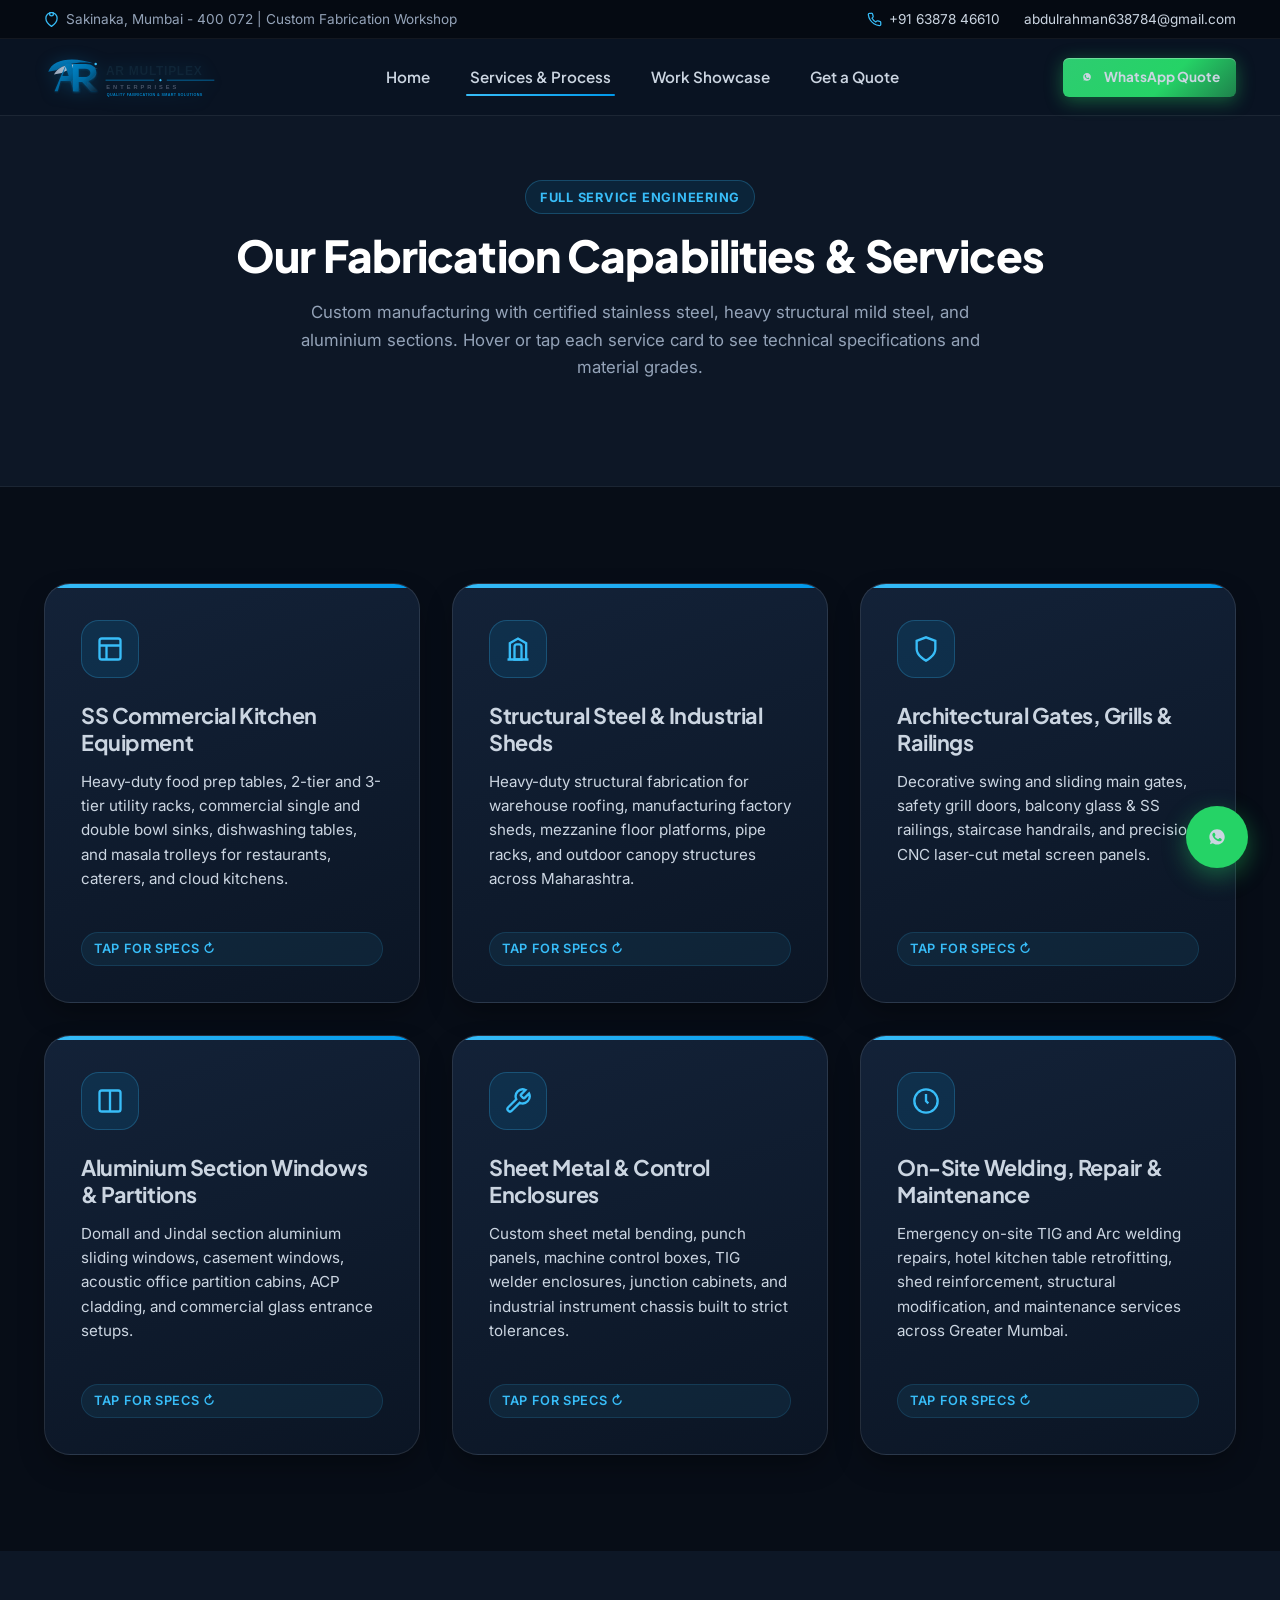
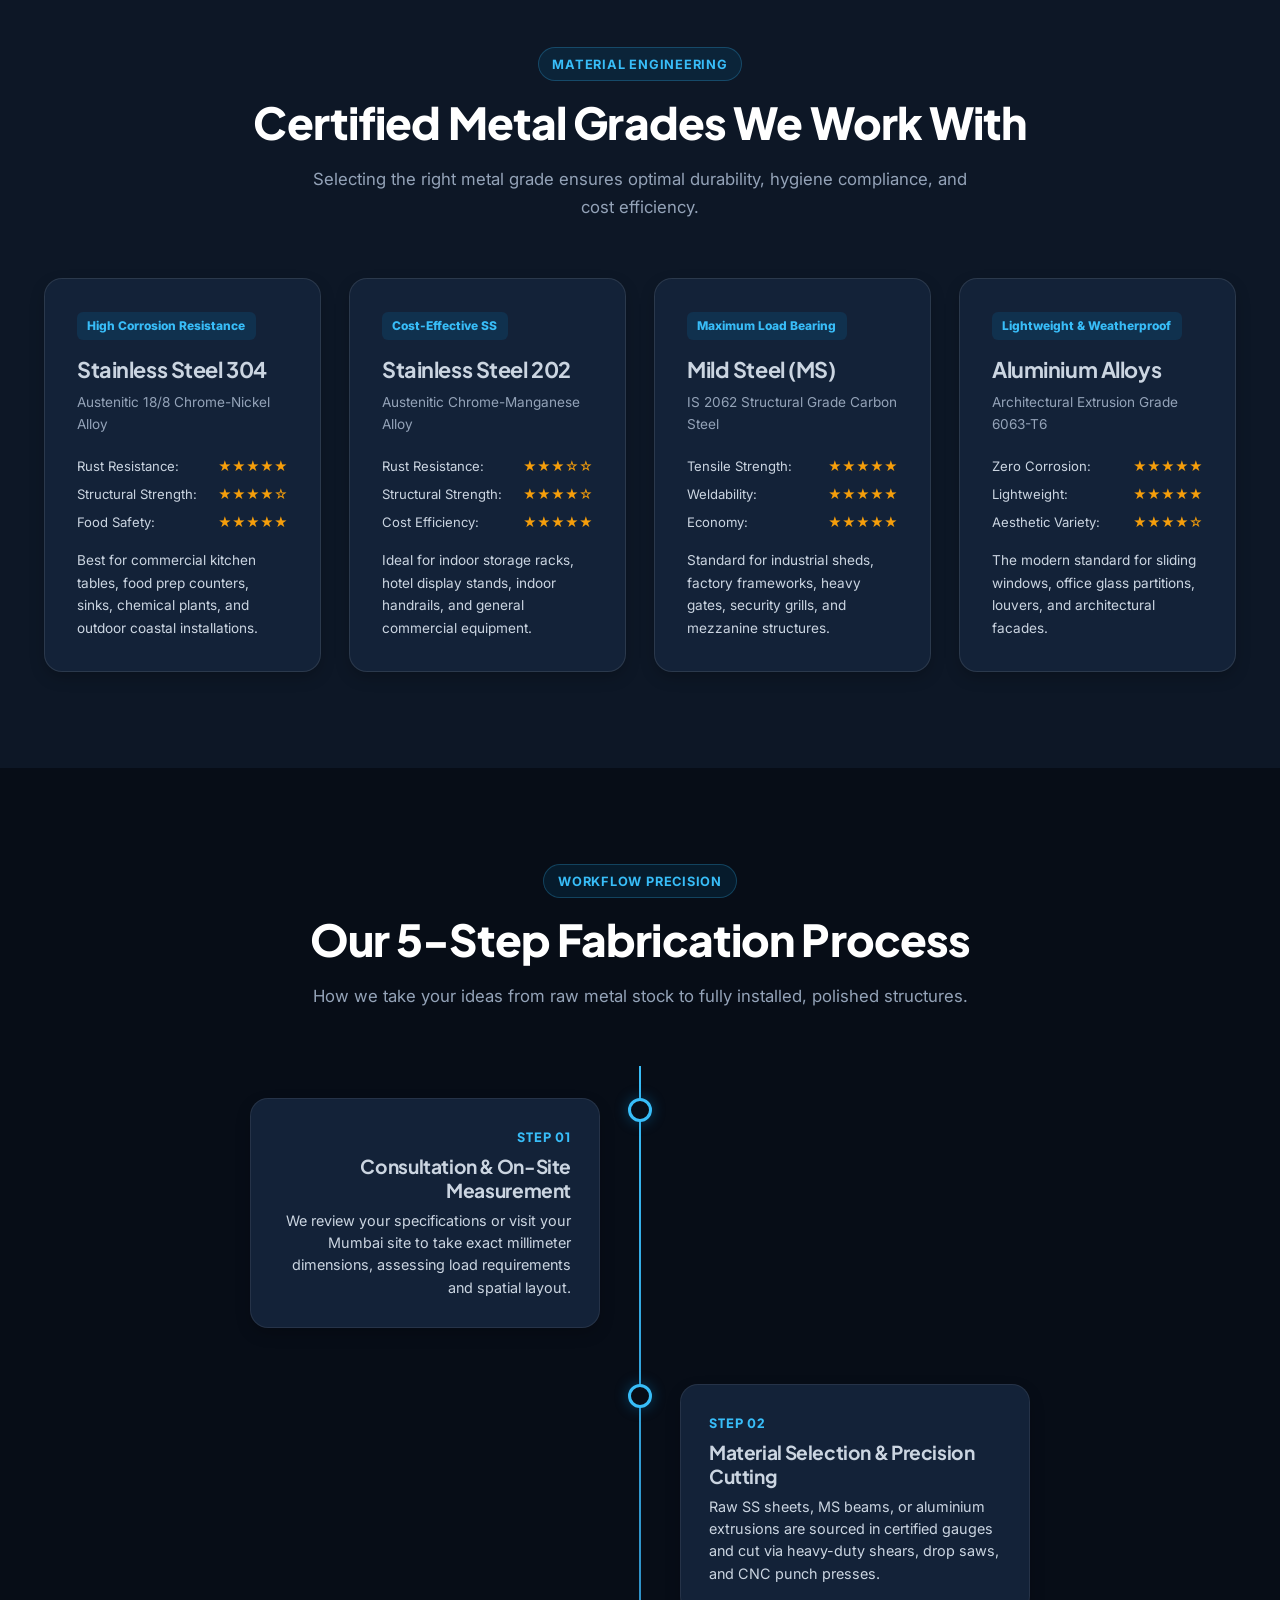
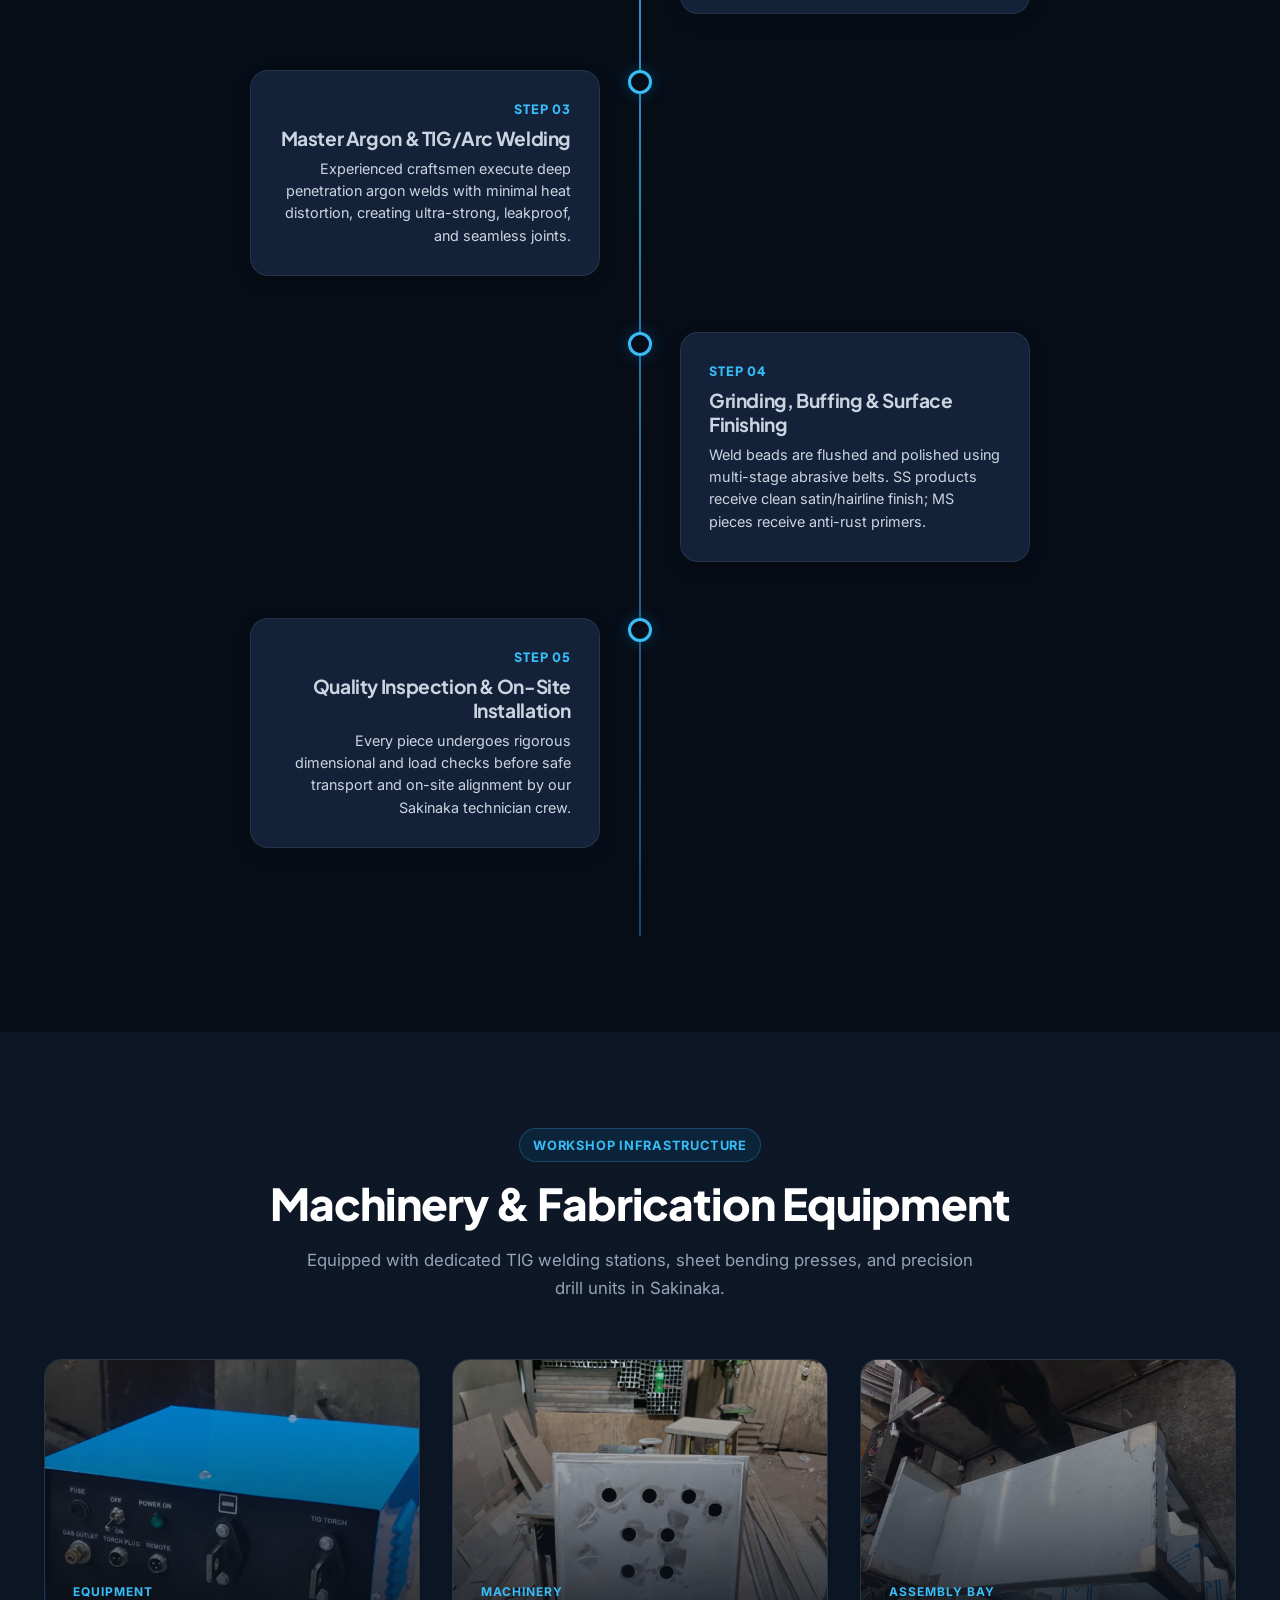
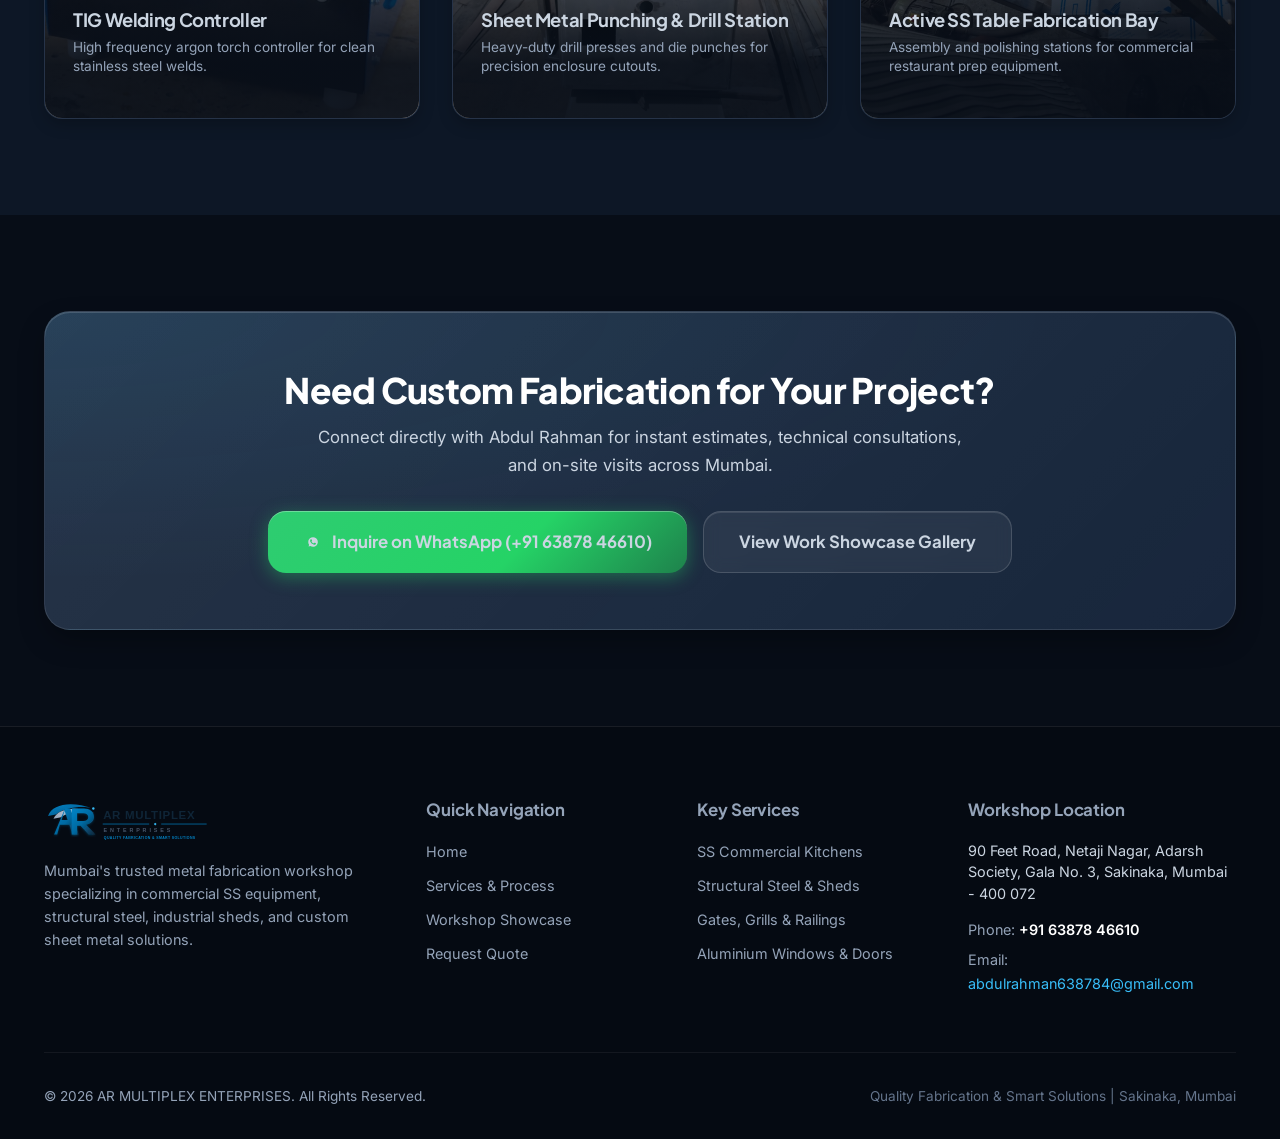
<file: services.html>
<!DOCTYPE html>
<html lang="en">
<head>
  <meta charset="UTF-8">
  <meta name="viewport" content="width=device-width, initial-scale=1.0, viewport-fit=cover">
  <title>Services &amp; Fabrication Process | AR Multiplex Enterprises Mumbai</title>
  <meta name="description" content="Explore custom fabrication services by AR Multiplex Enterprises: SS Commercial Kitchen Tables & Racks, Structural Sheds, Gates, Aluminium Partitions, and Sheet Metal Enclosures in Mumbai.">
  <meta name="keywords" content="SS fabrication services Mumbai, commercial kitchen table SS 304, industrial shed fabrication Sakinaka, aluminium sliding windows Mumbai, sheet metal control panels">

  <!-- PWA & Mobile Web App Meta Tags -->
  <link rel="manifest" href="./manifest.json">
  <meta name="theme-color" content="#0b1524">
  <meta name="mobile-web-app-capable" content="yes">
  <meta name="apple-mobile-web-app-capable" content="yes">
  <meta name="apple-mobile-web-app-status-bar-style" content="black-translucent">
  <meta name="apple-mobile-web-app-title" content="AR Multiplex">
  <link rel="apple-touch-icon" href="./assets/images/icons/apple-touch-icon.png">
  <link rel="icon" type="image/png" sizes="96x96" href="./assets/images/icons/favicon-96.png">

  <!-- Favicon -->
  <link rel="icon" type="image/svg+xml" href="./assets/images/logo.svg">

  <!-- Stylesheet -->
  <link rel="stylesheet" href="./assets/css/style.css">
</head>
<body>

  <!-- Top Contact Bar -->
  <div class="top-bar">
    <div class="container">
      <div class="top-bar__inner">
        <div class="top-bar__left">
          <div class="top-bar__item">
            <svg width="15" height="15" viewBox="0 0 24 24" fill="none" stroke="currentColor" stroke-width="2"><path d="M21 10c0 7-9 13-9 13s-9-6-9-13a9 9 0 0 1 18 0z"></path><circle cx="12" cy="3" r="3"></circle></svg>
            <span>Sakinaka, Mumbai - 400 072 | Custom Fabrication Workshop</span>
          </div>
        </div>
        <div class="top-bar__right">
          <div class="top-bar__item">
            <svg width="15" height="15" viewBox="0 0 24 24" fill="none" stroke="currentColor" stroke-width="2"><path d="M22 16.92v3a2 2 0 0 1-2.18 2 19.79 19.79 0 0 1-8.63-3.07 19.5 19.5 0 0 1-6-6 19.79 19.79 0 0 1-3.07-8.67A2 2 0 0 1 4.11 2h3a2 2 0 0 1 2 1.72 12.84 12.84 0 0 0 .7 2.81 2 2 0 0 1-.45 2.11L8.09 9.91a16 16 0 0 0 6 6l1.27-1.27a2 2 0 0 1 2.11-.45 12.84 12.84 0 0 0 2.81.7A2 2 0 0 1 22 16.92z"></path></svg>
            <a href="tel:+916387846610">+91 63878 46610</a>
          </div>
          <div class="top-bar__item">
            <a href="mailto:abdulrahman638784@gmail.com">abdulrahman638784@gmail.com</a>
          </div>
        </div>
      </div>
    </div>
  </div>

  <!-- Primary Header -->
  <header class="header">
    <div class="container">
      <nav class="nav__inner">
        <a href="index.html" class="brand-logo" aria-label="AR Multiplex Enterprises Home">
          <img src="./assets/images/logo.svg" alt="AR Multiplex Enterprises Logo" class="brand-logo__img">
        </a>

        <ul class="nav__menu" id="primaryNavMenu">
          <li><a href="index.html" class="nav__link">Home</a></li>
          <li><a href="services.html" class="nav__link active">Services &amp; Process</a></li>
          <li><a href="gallery.html" class="nav__link">Work Showcase</a></li>
          <li><a href="gallery.html#contact-section" class="nav__link">Get a Quote</a></li>
        </ul>

        <div class="nav__actions">
          <a href="https://wa.me/916387846610?text=Hello%20Abdul%20Rahman,%20I%20want%20to%20discuss%20a%20fabrication%20order." target="_blank" rel="noopener" class="btn btn--whatsapp btn--sm">
            <svg width="16" height="16" viewBox="0 0 24 24" fill="currentColor"><path d="M12.031 6.172c-3.181 0-5.767 2.586-5.768 5.766-.001 1.298.38 2.27 1.019 3.287l-.582 2.128 2.182-.573c.978.58 1.911.928 3.145.929 3.178 0 5.767-2.587 5.768-5.766.001-3.187-2.575-5.77-5.764-5.771zm3.392 8.244c-.144.405-.837.774-1.17.824-.299.045-.677.063-1.092-.069-.252-.08-.575-.187-.988-.365-1.739-.751-2.874-2.502-2.961-2.617-.087-.116-.708-.94-.708-1.793s.448-1.273.607-1.446c.159-.173.346-.217.462-.217l.332.006c.106.005.249-.04.39.298.144.347.491 1.2.534 1.287.043.087.072.188.014.304-.058.116-.087.188-.173.289l-.26.304c-.087.086-.177.18-.076.354.101.174.449.741.964 1.201.662.591 1.221.774 1.394.86s.275.072.376-.043c.101-.116.433-.506.549-.68.116-.173.231-.145.39-.087s1.011.477 1.184.564.289.13.332.202c.045.072.045.419-.099.824z"/></svg>
            <span>WhatsApp Quote</span>
          </a>
          <button class="mobile-toggle" id="mobileNavToggle" aria-label="Toggle navigation menu">
            <svg width="24" height="24" viewBox="0 0 24 24" fill="none" stroke="currentColor" stroke-width="2"><line x1="3" y1="12" x2="21" y2="12"></line><line x1="3" y1="6" x2="21" y2="6"></line><line x1="3" y1="18" x2="21" y2="18"></line></svg>
          </button>
        </div>
      </nav>
    </div>
  </header>

  <!-- Page Header -->
  <section class="section section--dark scene" style="padding: 4rem 0 3rem; border-bottom: 1px solid rgba(255, 255, 255, 0.06);">
    <div class="container">
      <div class="section-header reveal-3d">
        <span class="tag-badge section-header__tag">Full Service Engineering</span>
        <h1 class="section-header__title">Our Fabrication Capabilities &amp; Services</h1>
        <p class="section-header__desc">
          Custom manufacturing with certified stainless steel, heavy structural mild steel, and aluminium sections. Hover or tap each service card to see technical specifications and material grades.
        </p>
      </div>
    </div>
  </section>

  <!-- In-Depth 3D Service Cards -->
  <section class="section section--darker">
    <div class="container">
      <div class="services-grid">
        <!-- Service 1: SS Kitchen -->
        <div class="flip-card reveal-3d delay-1" data-tilt="3d">
          <div class="flip-card__inner">
            <div class="flip-card__front">
              <div>
                <div class="flip-card__icon-box">
                  <svg width="28" height="28" viewBox="0 0 24 24" fill="none" stroke="currentColor" stroke-width="2"><rect x="3" y="3" width="18" height="18" rx="2" ry="2"></rect><line x1="3" y1="9" x2="21" y2="9"></line><line x1="9" y1="21" x2="9" y2="9"></line></svg>
                </div>
                <h3 class="flip-card__title">SS Commercial Kitchen Equipment</h3>
                <p class="flip-card__desc">Heavy-duty food prep tables, 2-tier and 3-tier utility racks, commercial single and double bowl sinks, dishwashing tables, and masala trolleys for restaurants, caterers, and cloud kitchens.</p>
              </div>
              <div class="flip-card__hint">
                <span>Tap for Specs ↻</span>
              </div>
            </div>
            <div class="flip-card__back">
              <div>
                <h4 class="flip-card__back-title">SS Kitchen Specifications</h4>
                <div class="flip-card__spec-list">
                  <div class="flip-card__spec-item"><svg width="16" height="16" viewBox="0 0 24 24" fill="none" stroke="currentColor" stroke-width="2.5"><polyline points="20 6 9 17 4 12"></polyline></svg><span>Grade: SS 304 (Food Grade) / SS 202</span></div>
                  <div class="flip-card__spec-item"><svg width="16" height="16" viewBox="0 0 24 24" fill="none" stroke="currentColor" stroke-width="2.5"><polyline points="20 6 9 17 4 12"></polyline></svg><span>Sheet Gauge: 16 SWG (1.6mm) / 18 SWG (1.2mm)</span></div>
                  <div class="flip-card__spec-item"><svg width="16" height="16" viewBox="0 0 24 24" fill="none" stroke="currentColor" stroke-width="2.5"><polyline points="20 6 9 17 4 12"></polyline></svg><span>Finish: Matt / Hairline / Mirror Polish</span></div>
                  <div class="flip-card__spec-item"><svg width="16" height="16" viewBox="0 0 24 24" fill="none" stroke="currentColor" stroke-width="2.5"><polyline points="20 6 9 17 4 12"></polyline></svg><span>Legs: 38mm Heavy Square / Round SS Pipes</span></div>
                </div>
              </div>
              <a href="https://wa.me/916387846610?text=I%20need%20a%20quote%20for%20Commercial%20SS%20Kitchen%20Tables." target="_blank" class="btn btn--whatsapp btn--sm btn--block">Get SS Table Quote</a>
            </div>
          </div>
        </div>

        <!-- Service 2: Structural Steel -->
        <div class="flip-card reveal-3d delay-2" data-tilt="3d">
          <div class="flip-card__inner">
            <div class="flip-card__front">
              <div>
                <div class="flip-card__icon-box">
                  <svg width="28" height="28" viewBox="0 0 24 24" fill="none" stroke="currentColor" stroke-width="2"><path d="M3 21h18"></path><path d="M5 21V7l7-4 7 4v14"></path><path d="M9 10a2 2 0 0 1 2-2h2a2 2 0 0 1 2 2v11H9V10z"></path></svg>
                </div>
                <h3 class="flip-card__title">Structural Steel &amp; Industrial Sheds</h3>
                <p class="flip-card__desc">Heavy-duty structural fabrication for warehouse roofing, manufacturing factory sheds, mezzanine floor platforms, pipe racks, and outdoor canopy structures across Maharashtra.</p>
              </div>
              <div class="flip-card__hint">
                <span>Tap for Specs ↻</span>
              </div>
            </div>
            <div class="flip-card__back">
              <div>
                <h4 class="flip-card__back-title">Structural Specifications</h4>
                <div class="flip-card__spec-list">
                  <div class="flip-card__spec-item"><svg width="16" height="16" viewBox="0 0 24 24" fill="none" stroke="currentColor" stroke-width="2.5"><polyline points="20 6 9 17 4 12"></polyline></svg><span>Material: IS 2062 Grade E250 Mild Steel</span></div>
                  <div class="flip-card__spec-item"><svg width="16" height="16" viewBox="0 0 24 24" fill="none" stroke="currentColor" stroke-width="2.5"><polyline points="20 6 9 17 4 12"></polyline></svg><span>Components: I-Beams, Channels (ISMC), Angles</span></div>
                  <div class="flip-card__spec-item"><svg width="16" height="16" viewBox="0 0 24 24" fill="none" stroke="currentColor" stroke-width="2.5"><polyline points="20 6 9 17 4 12"></polyline></svg><span>Roofing: Tata Bluescope / Jindal Color Sheets</span></div>
                  <div class="flip-card__spec-item"><svg width="16" height="16" viewBox="0 0 24 24" fill="none" stroke="currentColor" stroke-width="2.5"><polyline points="20 6 9 17 4 12"></polyline></svg><span>Coating: Zinc Chromate Epoxy Primer + Enamel</span></div>
                </div>
              </div>
              <a href="https://wa.me/916387846610?text=I%20need%20a%20quote%20for%20Industrial%20Shed%20Fabrication." target="_blank" class="btn btn--whatsapp btn--sm btn--block">Get Shed Quote</a>
            </div>
          </div>
        </div>

        <!-- Service 3: Gates & Grills -->
        <div class="flip-card reveal-3d delay-3" data-tilt="3d">
          <div class="flip-card__inner">
            <div class="flip-card__front">
              <div>
                <div class="flip-card__icon-box">
                  <svg width="28" height="28" viewBox="0 0 24 24" fill="none" stroke="currentColor" stroke-width="2"><path d="M12 22s8-4 8-10V5l-8-3-8 3v7c0 6 8 10 8 10z"></path></svg>
                </div>
                <h3 class="flip-card__title">Architectural Gates, Grills &amp; Railings</h3>
                <p class="flip-card__desc">Decorative swing and sliding main gates, safety grill doors, balcony glass &amp; SS railings, staircase handrails, and precision CNC laser-cut metal screen panels.</p>
              </div>
              <div class="flip-card__hint">
                <span>Tap for Specs ↻</span>
              </div>
            </div>
            <div class="flip-card__back">
              <div>
                <h4 class="flip-card__back-title">Gate &amp; Grill Specs</h4>
                <div class="flip-card__spec-list">
                  <div class="flip-card__spec-item"><svg width="16" height="16" viewBox="0 0 24 24" fill="none" stroke="currentColor" stroke-width="2.5"><polyline points="20 6 9 17 4 12"></polyline></svg><span>Metals: Wrought Iron, Mild Steel, SS 304</span></div>
                  <div class="flip-card__spec-item"><svg width="16" height="16" viewBox="0 0 24 24" fill="none" stroke="currentColor" stroke-width="2.5"><polyline points="20 6 9 17 4 12"></polyline></svg><span>Design Options: CNC Laser Cut, Traditional, Modern</span></div>
                  <div class="flip-card__spec-item"><svg width="16" height="16" viewBox="0 0 24 24" fill="none" stroke="currentColor" stroke-width="2.5"><polyline points="20 6 9 17 4 12"></polyline></svg><span>Locking: Mortise Locks, Heavy Brass Tower Bolts</span></div>
                  <div class="flip-card__spec-item"><svg width="16" height="16" viewBox="0 0 24 24" fill="none" stroke="currentColor" stroke-width="2.5"><polyline points="20 6 9 17 4 12"></polyline></svg><span>Finish: Powder Coating / PU Metallic Paint</span></div>
                </div>
              </div>
              <a href="https://wa.me/916387846610?text=I%20need%20a%20quote%20for%20Designer%20Gates%20or%20Safety%20Grills." target="_blank" class="btn btn--whatsapp btn--sm btn--block">Get Gate Quote</a>
            </div>
          </div>
        </div>

        <!-- Service 4: Aluminium Work -->
        <div class="flip-card reveal-3d delay-1" data-tilt="3d">
          <div class="flip-card__inner">
            <div class="flip-card__front">
              <div>
                <div class="flip-card__icon-box">
                  <svg width="28" height="28" viewBox="0 0 24 24" fill="none" stroke="currentColor" stroke-width="2"><rect x="3" y="3" width="18" height="18" rx="2"></rect><line x1="12" y1="3" x2="12" y2="21"></line></svg>
                </div>
                <h3 class="flip-card__title">Aluminium Section Windows &amp; Partitions</h3>
                <p class="flip-card__desc">Domall and Jindal section aluminium sliding windows, casement windows, acoustic office partition cabins, ACP cladding, and commercial glass entrance setups.</p>
              </div>
              <div class="flip-card__hint">
                <span>Tap for Specs ↻</span>
              </div>
            </div>
            <div class="flip-card__back">
              <div>
                <h4 class="flip-card__back-title">Aluminium Specs</h4>
                <div class="flip-card__spec-list">
                  <div class="flip-card__spec-item"><svg width="16" height="16" viewBox="0 0 24 24" fill="none" stroke="currentColor" stroke-width="2.5"><polyline points="20 6 9 17 4 12"></polyline></svg><span>Section Thickness: 1.2mm to 2.0mm Heavy Duty</span></div>
                  <div class="flip-card__spec-item"><svg width="16" height="16" viewBox="0 0 24 24" fill="none" stroke="currentColor" stroke-width="2.5"><polyline points="20 6 9 17 4 12"></polyline></svg><span>Tracks: 2-Track, 3-Track with SS Mosquito Mesh</span></div>
                  <div class="flip-card__spec-item"><svg width="16" height="16" viewBox="0 0 24 24" fill="none" stroke="currentColor" stroke-width="2.5"><polyline points="20 6 9 17 4 12"></polyline></svg><span>Glass: Saint-Gobain 5mm/8mm/12mm Toughened</span></div>
                  <div class="flip-card__spec-item"><svg width="16" height="16" viewBox="0 0 24 24" fill="none" stroke="currentColor" stroke-width="2.5"><polyline points="20 6 9 17 4 12"></polyline></svg><span>Colors: Matt Black, Anodized Silver, Wooden Grain</span></div>
                </div>
              </div>
              <a href="https://wa.me/916387846610?text=I%20need%20a%20quote%20for%20Aluminium%20Windows%20and%20Partitions." target="_blank" class="btn btn--whatsapp btn--sm btn--block">Get Aluminium Quote</a>
            </div>
          </div>
        </div>

        <!-- Service 5: Sheet Metal -->
        <div class="flip-card reveal-3d delay-2" data-tilt="3d">
          <div class="flip-card__inner">
            <div class="flip-card__front">
              <div>
                <div class="flip-card__icon-box">
                  <svg width="28" height="28" viewBox="0 0 24 24" fill="none" stroke="currentColor" stroke-width="2"><path d="M14.7 6.3a1 1 0 0 0 0 1.4l1.6 1.6a1 1 0 0 0 1.4 0l3.77-3.77a6 6 0 0 1-7.94 7.94l-6.91 6.91a2.12 2.12 0 0 1-3-3l6.91-6.91a6 6 0 0 1 7.94-7.94l-3.76 3.76z"></path></svg>
                </div>
                <h3 class="flip-card__title">Sheet Metal &amp; Control Enclosures</h3>
                <p class="flip-card__desc">Custom sheet metal bending, punch panels, machine control boxes, TIG welder enclosures, junction cabinets, and industrial instrument chassis built to strict tolerances.</p>
              </div>
              <div class="flip-card__hint">
                <span>Tap for Specs ↻</span>
              </div>
            </div>
            <div class="flip-card__back">
              <div>
                <h4 class="flip-card__back-title">Enclosure Specs</h4>
                <div class="flip-card__spec-list">
                  <div class="flip-card__spec-item"><svg width="16" height="16" viewBox="0 0 24 24" fill="none" stroke="currentColor" stroke-width="2.5"><polyline points="20 6 9 17 4 12"></polyline></svg><span>Materials: CRCA Steel, Galvanized Sheet, SS 304</span></div>
                  <div class="flip-card__spec-item"><svg width="16" height="16" viewBox="0 0 24 24" fill="none" stroke="currentColor" stroke-width="2.5"><polyline points="20 6 9 17 4 12"></polyline></svg><span>Processing: CNC Punching, Bending, TIG Seam Weld</span></div>
                  <div class="flip-card__spec-item"><svg width="16" height="16" viewBox="0 0 24 24" fill="none" stroke="currentColor" stroke-width="2.5"><polyline points="20 6 9 17 4 12"></polyline></svg><span>Custom Cutouts: Push Buttons, Meters, Cooling Slots</span></div>
                  <div class="flip-card__spec-item"><svg width="16" height="16" viewBox="0 0 24 24" fill="none" stroke="currentColor" stroke-width="2.5"><polyline points="20 6 9 17 4 12"></polyline></svg><span>Surface: Industrial Grade 7-Tank Powder Coating</span></div>
                </div>
              </div>
              <a href="https://wa.me/916387846610?text=I%20need%20a%20quote%20for%20Custom%20Sheet%20Metal%20Enclosures." target="_blank" class="btn btn--whatsapp btn--sm btn--block">Get Enclosure Quote</a>
            </div>
          </div>
        </div>

        <!-- Service 6: On-Site Welding -->
        <div class="flip-card reveal-3d delay-3" data-tilt="3d">
          <div class="flip-card__inner">
            <div class="flip-card__front">
              <div>
                <div class="flip-card__icon-box">
                  <svg width="28" height="28" viewBox="0 0 24 24" fill="none" stroke="currentColor" stroke-width="2"><circle cx="12" cy="12" r="10"></circle><polyline points="12 6 12 12 14 14"></polyline></svg>
                </div>
                <h3 class="flip-card__title">On-Site Welding, Repair &amp; Maintenance</h3>
                <p class="flip-card__desc">Emergency on-site TIG and Arc welding repairs, hotel kitchen table retrofitting, shed reinforcement, structural modification, and maintenance services across Greater Mumbai.</p>
              </div>
              <div class="flip-card__hint">
                <span>Tap for Specs ↻</span>
              </div>
            </div>
            <div class="flip-card__back">
              <div>
                <h4 class="flip-card__back-title">On-Site Capabilities</h4>
                <div class="flip-card__spec-list">
                  <div class="flip-card__spec-item"><svg width="16" height="16" viewBox="0 0 24 24" fill="none" stroke="currentColor" stroke-width="2.5"><polyline points="20 6 9 17 4 12"></polyline></svg><span>Technicians: Certified Master Welders</span></div>
                  <div class="flip-card__spec-item"><svg width="16" height="16" viewBox="0 0 24 24" fill="none" stroke="currentColor" stroke-width="2.5"><polyline points="20 6 9 17 4 12"></polyline></svg><span>Processes: TIG / Argon, SMAW (Shielded Arc), MIG</span></div>
                  <div class="flip-card__spec-item"><svg width="16" height="16" viewBox="0 0 24 24" fill="none" stroke="currentColor" stroke-width="2.5"><polyline points="20 6 9 17 4 12"></polyline></svg><span>Coverage: Andheri, Sakinaka, Powai, Kurla, Mumbai</span></div>
                  <div class="flip-card__spec-item"><svg width="16" height="16" viewBox="0 0 24 24" fill="none" stroke="currentColor" stroke-width="2.5"><polyline points="20 6 9 17 4 12"></polyline></svg><span>Emergency Support for Restaurants &amp; Factories</span></div>
                </div>
              </div>
              <a href="tel:+916387846610" class="btn btn--primary btn--sm btn--block">Call for On-Site Repair</a>
            </div>
          </div>
        </div>
      </div>
    </div>
  </section>

  <!-- Technical Material Grade Guide -->
  <section class="section section--dark">
    <div class="container">
      <div class="section-header reveal-3d">
        <span class="tag-badge section-header__tag">Material Engineering</span>
        <h2 class="section-header__title">Certified Metal Grades We Work With</h2>
        <p class="section-header__desc">
          Selecting the right metal grade ensures optimal durability, hygiene compliance, and cost efficiency.
        </p>
      </div>

      <div class="materials-grid">
        <!-- Grade 1: SS 304 -->
        <div class="material-card reveal-3d delay-1" data-tilt="3d">
          <span class="material-card__badge">High Corrosion Resistance</span>
          <h3 class="material-card__title">Stainless Steel 304</h3>
          <p class="material-card__subtitle">Austenitic 18/8 Chrome-Nickel Alloy</p>
          <div class="material-card__rating">
            <div class="material-card__rating-item"><span>Rust Resistance:</span> <span class="material-card__stars">&#9733;&#9733;&#9733;&#9733;&#9733;</span></div>
            <div class="material-card__rating-item"><span>Structural Strength:</span> <span class="material-card__stars">&#9733;&#9733;&#9733;&#9733;&#9734;</span></div>
            <div class="material-card__rating-item"><span>Food Safety:</span> <span class="material-card__stars">&#9733;&#9733;&#9733;&#9733;&#9733;</span></div>
          </div>
          <p style="font-size: 0.85rem; color: var(--clr-steel-300);">
            Best for commercial kitchen tables, food prep counters, sinks, chemical plants, and outdoor coastal installations.
          </p>
        </div>

        <!-- Grade 2: SS 202 -->
        <div class="material-card reveal-3d delay-2" data-tilt="3d">
          <span class="material-card__badge">Cost-Effective SS</span>
          <h3 class="material-card__title">Stainless Steel 202</h3>
          <p class="material-card__subtitle">Austenitic Chrome-Manganese Alloy</p>
          <div class="material-card__rating">
            <div class="material-card__rating-item"><span>Rust Resistance:</span> <span class="material-card__stars">&#9733;&#9733;&#9733;&#9734;&#9734;</span></div>
            <div class="material-card__rating-item"><span>Structural Strength:</span> <span class="material-card__stars">&#9733;&#9733;&#9733;&#9733;&#9734;</span></div>
            <div class="material-card__rating-item"><span>Cost Efficiency:</span> <span class="material-card__stars">&#9733;&#9733;&#9733;&#9733;&#9733;</span></div>
          </div>
          <p style="font-size: 0.85rem; color: var(--clr-steel-300);">
            Ideal for indoor storage racks, hotel display stands, indoor handrails, and general commercial equipment.
          </p>
        </div>

        <!-- Grade 3: Mild Steel -->
        <div class="material-card reveal-3d delay-3" data-tilt="3d">
          <span class="material-card__badge">Maximum Load Bearing</span>
          <h3 class="material-card__title">Mild Steel (MS)</h3>
          <p class="material-card__subtitle">IS 2062 Structural Grade Carbon Steel</p>
          <div class="material-card__rating">
            <div class="material-card__rating-item"><span>Tensile Strength:</span> <span class="material-card__stars">&#9733;&#9733;&#9733;&#9733;&#9733;</span></div>
            <div class="material-card__rating-item"><span>Weldability:</span> <span class="material-card__stars">&#9733;&#9733;&#9733;&#9733;&#9733;</span></div>
            <div class="material-card__rating-item"><span>Economy:</span> <span class="material-card__stars">&#9733;&#9733;&#9733;&#9733;&#9733;</span></div>
          </div>
          <p style="font-size: 0.85rem; color: var(--clr-steel-300);">
            Standard for industrial sheds, factory frameworks, heavy gates, security grills, and mezzanine structures.
          </p>
        </div>

        <!-- Grade 4: Extruded Aluminium -->
        <div class="material-card reveal-3d delay-4" data-tilt="3d">
          <span class="material-card__badge">Lightweight &amp; Weatherproof</span>
          <h3 class="material-card__title">Aluminium Alloys</h3>
          <p class="material-card__subtitle">Architectural Extrusion Grade 6063-T6</p>
          <div class="material-card__rating">
            <div class="material-card__rating-item"><span>Zero Corrosion:</span> <span class="material-card__stars">&#9733;&#9733;&#9733;&#9733;&#9733;</span></div>
            <div class="material-card__rating-item"><span>Lightweight:</span> <span class="material-card__stars">&#9733;&#9733;&#9733;&#9733;&#9733;</span></div>
            <div class="material-card__rating-item"><span>Aesthetic Variety:</span> <span class="material-card__stars">&#9733;&#9733;&#9733;&#9733;&#9734;</span></div>
          </div>
          <p style="font-size: 0.85rem; color: var(--clr-steel-300);">
            The modern standard for sliding windows, office glass partitions, louvers, and architectural facades.
          </p>
        </div>
      </div>
    </div>
  </section>

  <!-- 3D Rotating Fabrication Process Timeline -->
  <section class="section section--darker">
    <div class="container">
      <div class="section-header reveal-3d">
        <span class="tag-badge section-header__tag">Workflow Precision</span>
        <h2 class="section-header__title">Our 5-Step Fabrication Process</h2>
        <p class="section-header__desc">
          How we take your ideas from raw metal stock to fully installed, polished structures.
        </p>
      </div>

      <div class="timeline">
        <!-- Step 1 -->
        <div class="timeline__item reveal-from-left">
          <div class="timeline__node"></div>
          <div class="timeline__card">
            <div class="timeline__step">Step 01</div>
            <h3 class="timeline__title">Consultation &amp; On-Site Measurement</h3>
            <p class="timeline__desc">We review your specifications or visit your Mumbai site to take exact millimeter dimensions, assessing load requirements and spatial layout.</p>
          </div>
        </div>

        <!-- Step 2 -->
        <div class="timeline__item reveal-from-right">
          <div class="timeline__node"></div>
          <div class="timeline__card">
            <div class="timeline__step">Step 02</div>
            <h3 class="timeline__title">Material Selection &amp; Precision Cutting</h3>
            <p class="timeline__desc">Raw SS sheets, MS beams, or aluminium extrusions are sourced in certified gauges and cut via heavy-duty shears, drop saws, and CNC punch presses.</p>
          </div>
        </div>

        <!-- Step 3 -->
        <div class="timeline__item reveal-from-left">
          <div class="timeline__node"></div>
          <div class="timeline__card">
            <div class="timeline__step">Step 03</div>
            <h3 class="timeline__title">Master Argon &amp; TIG/Arc Welding</h3>
            <p class="timeline__desc">Experienced craftsmen execute deep penetration argon welds with minimal heat distortion, creating ultra-strong, leakproof, and seamless joints.</p>
          </div>
        </div>

        <!-- Step 4 -->
        <div class="timeline__item reveal-from-right">
          <div class="timeline__node"></div>
          <div class="timeline__card">
            <div class="timeline__step">Step 04</div>
            <h3 class="timeline__title">Grinding, Buffing &amp; Surface Finishing</h3>
            <p class="timeline__desc">Weld beads are flushed and polished using multi-stage abrasive belts. SS products receive clean satin/hairline finish; MS pieces receive anti-rust primers.</p>
          </div>
        </div>

        <!-- Step 5 -->
        <div class="timeline__item reveal-from-left">
          <div class="timeline__node"></div>
          <div class="timeline__card">
            <div class="timeline__step">Step 05</div>
            <h3 class="timeline__title">Quality Inspection &amp; On-Site Installation</h3>
            <p class="timeline__desc">Every piece undergoes rigorous dimensional and load checks before safe transport and on-site alignment by our Sakinaka technician crew.</p>
          </div>
        </div>
      </div>
    </div>
  </section>

  <!-- Workshop Equipment Showcase -->
  <section class="section section--dark">
    <div class="container">
      <div class="section-header reveal-3d">
        <span class="tag-badge section-header__tag">Workshop Infrastructure</span>
        <h2 class="section-header__title">Machinery &amp; Fabrication Equipment</h2>
        <p class="section-header__desc">
          Equipped with dedicated TIG welding stations, sheet bending presses, and precision drill units in Sakinaka.
        </p>
      </div>

      <div class="gallery-grid" style="grid-template-columns: repeat(auto-fit, minmax(280px, 1fr));">
        <div class="gallery-card reveal-3d delay-1 metallic-sheen" data-tilt="3d" data-category="equipment">
          <div class="gallery-card__img-wrap">
            <img src="./assets/images/gallery/tig-welding-machine.jpg" alt="TIG Welding Unit in Workshop" class="gallery-card__img">
            <div class="gallery-card__overlay">
              <span class="gallery-card__category">Equipment</span>
              <h3 class="gallery-card__title">TIG Welding Controller</h3>
              <p class="gallery-card__caption">High frequency argon torch controller for clean stainless steel welds.</p>
            </div>
          </div>
        </div>

        <div class="gallery-card reveal-3d delay-2 metallic-sheen" data-tilt="3d" data-category="equipment">
          <div class="gallery-card__img-wrap">
            <img src="./assets/images/gallery/sheet-metal-panel-3.jpg" alt="Sheet Metal Punch Press Station" class="gallery-card__img">
            <div class="gallery-card__overlay">
              <span class="gallery-card__category">Machinery</span>
              <h3 class="gallery-card__title">Sheet Metal Punching &amp; Drill Station</h3>
              <p class="gallery-card__caption">Heavy-duty drill presses and die punches for precision enclosure cutouts.</p>
            </div>
          </div>
        </div>

        <div class="gallery-card reveal-3d delay-3 metallic-sheen" data-tilt="3d" data-category="equipment">
          <div class="gallery-card__img-wrap">
            <img src="./assets/images/gallery/ss-table-workshop.jpg" alt="Active Fabrication Bay in Workshop" class="gallery-card__img">
            <div class="gallery-card__overlay">
              <span class="gallery-card__category">Assembly Bay</span>
              <h3 class="gallery-card__title">Active SS Table Fabrication Bay</h3>
              <p class="gallery-card__caption">Assembly and polishing stations for commercial restaurant prep equipment.</p>
            </div>
          </div>
        </div>
      </div>
    </div>
  </section>

  <!-- Direct Quote CTA Strip -->
  <section class="section section--darker">
    <div class="container">
      <div class="material--steel reveal-3d" style="border-radius: var(--radius-xl); padding: 3.5rem 2.5rem; text-align: center;">
        <h2 style="font-size: 2.2rem; font-weight: 800; color: #fff; margin-bottom: 0.75rem;">Need Custom Fabrication for Your Project?</h2>
        <p style="font-size: 1.05rem; color: var(--clr-steel-300); max-width: 650px; margin: 0 auto 2rem;">
          Connect directly with Abdul Rahman for instant estimates, technical consultations, and on-site visits across Mumbai.
        </p>
        <div style="display: flex; justify-content: center; gap: 1rem; flex-wrap: wrap;">
          <a href="https://wa.me/916387846610?text=Hello%20Abdul%20Rahman,%20I%20want%20to%20get%20a%20quote%20for%20my%20project." target="_blank" class="btn btn--whatsapp btn--lg">
            <svg width="20" height="20" viewBox="0 0 24 24" fill="currentColor"><path d="M12.031 6.172c-3.181 0-5.767 2.586-5.768 5.766-.001 1.298.38 2.27 1.019 3.287l-.582 2.128 2.182-.573c.978.58 1.911.928 3.145.929 3.178 0 5.767-2.587 5.768-5.766.001-3.187-2.575-5.77-5.764-5.771zm3.392 8.244c-.144.405-.837.774-1.17.824-.299.045-.677.063-1.092-.069-.252-.08-.575-.187-.988-.365-1.739-.751-2.874-2.502-2.961-2.617-.087-.116-.708-.94-.708-1.793s.448-1.273.607-1.446c.159-.173.346-.217.462-.217l.332.006c.106.005.249-.04.39.298.144.347.491 1.2.534 1.287.043.087.072.188.014.304-.058.116-.087.188-.173.289l-.26.304c-.087.086-.177.18-.076.354.101.174.449.741.964 1.201.662.591 1.221.774 1.394.86s.275.072.376-.043c.101-.116.433-.506.549-.68.116-.173.231-.145.39-.087s1.011.477 1.184.564.289.13.332.202c.045.072.045.419-.099.824z"/></svg>
            <span>Inquire on WhatsApp (+91 63878 46610)</span>
          </a>
          <a href="gallery.html" class="btn btn--secondary btn--lg">
            <span>View Work Showcase Gallery</span>
          </a>
        </div>
      </div>
    </div>
  </section>

  <!-- PWA Install Prompt Banner -->
  <div class="pwa-install-banner" id="pwaInstallBanner" role="dialog" aria-label="Install App">
    <button class="pwa-install-banner__close" id="pwaInstallClose" aria-label="Dismiss">&times;</button>
    <div class="pwa-install-banner__content">
      <div class="pwa-install-banner__icon">
        <img src="./assets/images/icons/icon-192.png" alt="AR Multiplex" style="width: 28px; height: 28px; border-radius: 4px;">
      </div>
      <div>
        <div class="pwa-install-banner__title">Install AR Multiplex App</div>
        <div class="pwa-install-banner__sub">Fast offline access &amp; instant quotes</div>
      </div>
    </div>
    <div class="pwa-install-banner__actions">
      <button class="btn btn--install btn--sm" id="pwaInstallBtn">Install</button>
    </div>
  </div>

  <!-- Mobile Bottom Quick Action Dock -->
  <div class="mobile-bottom-dock">
    <div class="mobile-dock__inner">
      <a href="tel:+916387846610" class="mobile-dock__item">
        <svg width="20" height="20" viewBox="0 0 24 24" fill="none" stroke="currentColor" stroke-width="2"><path d="M22 16.92v3a2 2 0 0 1-2.18 2 19.79 19.79 0 0 1-8.63-3.07 19.5 19.5 0 0 1-6-6 19.79 19.79 0 0 1-3.07-8.67A2 2 0 0 1 4.11 2h3a2 2 0 0 1 2 1.72 12.84 12.84 0 0 0 .7 2.81 2 2 0 0 1-.45 2.11L8.09 9.91a16 16 0 0 0 6 6l1.27-1.27a2 2 0 0 1 2.11-.45 12.84 12.84 0 0 0 2.81.7A2 2 0 0 1 22 16.92z"></path></svg>
        <span>Call</span>
      </a>
      <a href="https://wa.me/916387846610?text=Hello%20Abdul%20Rahman,%20I%20am%20inquiring%20about%20fabrication%20work." target="_blank" class="mobile-dock__item mobile-dock__item--whatsapp">
        <svg width="20" height="20" viewBox="0 0 24 24" fill="currentColor"><path d="M12.031 6.172c-3.181 0-5.767 2.586-5.768 5.766-.001 1.298.38 2.27 1.019 3.287l-.582 2.128 2.182-.573c.978.58 1.911.928 3.145.929 3.178 0 5.767-2.587 5.768-5.766.001-3.187-2.575-5.77-5.764-5.771zm3.392 8.244c-.144.405-.837.774-1.17.824-.299.045-.677.063-1.092-.069-.252-.08-.575-.187-.988-.365-1.739-.751-2.874-2.502-2.961-2.617-.087-.116-.708-.94-.708-1.793s.448-1.273.607-1.446c.159-.173.346-.217.462-.217l.332.006c.106.005.249-.04.39.298.144.347.491 1.2.534 1.287.043.087.072.188.014.304-.058.116-.087.188-.173.289l-.26.304c-.087.086-.177.18-.076.354.101.174.449.741.964 1.201.662.591 1.221.774 1.394.86s.275.072.376-.043c.101-.116.433-.506.549-.68.116-.173.231-.145.39-.087s1.011.477 1.184.564.289.13.332.202c.045.072.045.419-.099.824z"/></svg>
        <span>WhatsApp</span>
      </a>
      <a href="gallery.html" class="mobile-dock__item">
        <svg width="20" height="20" viewBox="0 0 24 24" fill="none" stroke="currentColor" stroke-width="2"><rect x="3" y="3" width="18" height="18" rx="2"/><circle cx="8.5" cy="8.5" r="1.5"/><polyline points="21 15 16 10 5 21"/></svg>
        <span>Showcase</span>
      </a>
      <a href="gallery.html#contact-section" class="mobile-dock__item">
        <svg width="20" height="20" viewBox="0 0 24 24" fill="none" stroke="currentColor" stroke-width="2"><path d="M14 2H6a2 2 0 0 0-2 2v16a2 2 0 0 0 2 2h12a2 2 0 0 0 2-2V8z"/><polyline points="14 2 14 8 20 8"/><line x1="16" y1="13" x2="8" y2="13"/><line x1="16" y1="17" x2="8" y2="17"/></svg>
        <span>Quote</span>
      </a>
    </div>
  </div>

  <!-- Floating WhatsApp -->
  <a href="https://wa.me/916387846610?text=Hello%20Abdul%20Rahman,%20I%20am%20contacting%20you%20from%20your%20services%20page." target="_blank" rel="noopener" class="floating-whatsapp" aria-label="Chat with Abdul Rahman on WhatsApp">
    <svg width="32" height="32" viewBox="0 0 24 24" fill="currentColor"><path d="M12.031 6.172c-3.181 0-5.767 2.586-5.768 5.766-.001 1.298.38 2.27 1.019 3.287l-.582 2.128 2.182-.573c.978.58 1.911.928 3.145.929 3.178 0 5.767-2.587 5.768-5.766.001-3.187-2.575-5.77-5.764-5.771zm3.392 8.244c-.144.405-.837.774-1.17.824-.299.045-.677.063-1.092-.069-.252-.08-.575-.187-.988-.365-1.739-.751-2.874-2.502-2.961-2.617-.087-.116-.708-.94-.708-1.793s.448-1.273.607-1.446c.159-.173.346-.217.462-.217l.332.006c.106.005.249-.04.39.298.144.347.491 1.2.534 1.287.043.087.072.188.014.304-.058.116-.087.188-.173.289l-.26.304c-.087.086-.177.18-.076.354.101.174.449.741.964 1.201.662.591 1.221.774 1.394.86s.275.072.376-.043c.101-.116.433-.506.549-.68.116-.173.231-.145.39-.087s1.011.477 1.184.564.289.13.332.202c.045.072.045.419-.099.824z"/></svg>
  </a>

  <!-- Footer -->
  <footer class="footer">
    <div class="container">
      <div class="footer__grid">
        <div>
          <img src="./assets/images/logo.svg" alt="AR Multiplex Enterprises" style="height: 44px; width: auto; margin-bottom: 1rem;">
          <p class="footer__brand-desc">
            Mumbai's trusted metal fabrication workshop specializing in commercial SS equipment, structural steel, industrial sheds, and custom sheet metal solutions.
          </p>
        </div>

        <div>
          <h4 class="footer__title">Quick Navigation</h4>
          <ul class="footer__links">
            <li><a href="index.html" class="footer__link">Home</a></li>
            <li><a href="services.html" class="footer__link">Services &amp; Process</a></li>
            <li><a href="gallery.html" class="footer__link">Workshop Showcase</a></li>
            <li><a href="gallery.html#contact-section" class="footer__link">Request Quote</a></li>
          </ul>
        </div>

        <div>
          <h4 class="footer__title">Key Services</h4>
          <ul class="footer__links">
            <li><a href="services.html" class="footer__link">SS Commercial Kitchens</a></li>
            <li><a href="services.html" class="footer__link">Structural Steel &amp; Sheds</a></li>
            <li><a href="services.html" class="footer__link">Gates, Grills &amp; Railings</a></li>
            <li><a href="services.html" class="footer__link">Aluminium Windows &amp; Doors</a></li>
          </ul>
        </div>

        <div>
          <h4 class="footer__title">Workshop Location</h4>
          <p style="color: var(--clr-steel-300); font-size: 0.9rem; line-height: 1.5; margin-bottom: 0.85rem;">
            90 Feet Road, Netaji Nagar, Adarsh Society, Gala No. 3, Sakinaka, Mumbai - 400 072
          </p>
          <div style="display: flex; flex-direction: column; gap: 0.4rem; font-size: 0.9rem;">
            <div>Phone: <a href="tel:+916387846610" style="color: #fff; font-weight: 600;">+91 63878 46610</a></div>
            <div>Email: <a href="mailto:abdulrahman638784@gmail.com" style="color: var(--clr-accent-light);">abdulrahman638784@gmail.com</a></div>
          </div>
        </div>
      </div>

      <div class="footer__bottom">
        <div>&copy; 2026 AR MULTIPLEX ENTERPRISES. All Rights Reserved.</div>
        <div style="color: var(--clr-steel-500);">Quality Fabrication &amp; Smart Solutions | Sakinaka, Mumbai</div>
      </div>
    </div>
  </footer>

  <script src="./assets/js/main.js"></script>
</body>
</html>
</file>
<file: assets/css/style.css>
/* ==========================================================================
   AR MULTIPLEX ENTERPRISES - 3D FABRICATION & PWA DESIGN SYSTEM
   ========================================================================== */

@import url('https://fonts.googleapis.com/css2?family=Inter:wght@300;400;500;600;700&family=Plus+Jakarta+Sans:ital,wght@0,400;0,500;0,600;0,700;0,800;1,700&display=swap');

/* --- 1. DESIGN TOKENS & VARIABLES --- */
:root {
  /* Color Palette - Industrial Navy & Precision Steel */
  --clr-bg-primary: #070d17;
  --clr-bg-secondary: #0d1726;
  --clr-bg-surface: #132238;
  --clr-bg-surface-elevated: #1a2f4c;
  --clr-bg-light: #f8fafc;
  --clr-bg-white: #ffffff;

  --clr-navy-950: #050a12;
  --clr-navy-900: #0b1524;
  --clr-navy-800: #102138;
  --clr-navy-700: #173254;
  --clr-navy-600: #1f4370;

  --clr-steel-50: #f8fafc;
  --clr-steel-100: #f1f5f9;
  --clr-steel-200: #e2e8f0;
  --clr-steel-300: #cbd5e1;
  --clr-steel-400: #94a3b8;
  --clr-steel-500: #64748b;
  --clr-steel-600: #475569;
  --clr-steel-700: #334155;

  --clr-accent: #0098ea;
  --clr-accent-hover: #0284c7;
  --clr-accent-light: #38bdf8;
  --clr-accent-glow: rgba(2, 132, 199, 0.4);

  --clr-gold: #f59e0b;
  --clr-gold-glow: rgba(245, 158, 11, 0.35);

  --clr-whatsapp: #25d366;
  --clr-whatsapp-hover: #20ba59;
  --clr-whatsapp-glow: rgba(37, 211, 102, 0.4);

  --clr-text-primary: #ffffff;
  --clr-text-secondary: #cbd5e1;
  --clr-text-muted: #94a3b8;
  --clr-text-dark: #0f172a;
  --clr-text-dark-muted: #64748b;

  /* Typography */
  --ff-heading: 'Plus Jakarta Sans', -apple-system, BlinkMacSystemFont, 'Segoe UI', Roboto, sans-serif;
  --ff-body: 'Inter', -apple-system, BlinkMacSystemFont, 'Segoe UI', Roboto, sans-serif;

  /* 3D Perspective & Transitions */
  --perspective-default: 1200px;
  --perspective-close: 800px;
  --perspective-deep: 1600px;
  --ease-3d: cubic-bezier(0.23, 1, 0.32, 1);
  --ease-bounce: cubic-bezier(0.34, 1.56, 0.64, 1);
  --ease-smooth: cubic-bezier(0.4, 0, 0.2, 1);

  /* Elevation Shadows */
  --shadow-sm: 0 2px 4px rgba(0, 0, 0, 0.15);
  --shadow-md: 0 6px 16px -2px rgba(0, 0, 0, 0.25);
  --shadow-lg: 0 12px 28px -4px rgba(0, 0, 0, 0.35);
  --shadow-xl: 0 20px 45px -8px rgba(0, 0, 0, 0.45);
  --shadow-3d: 0 30px 60px -12px rgba(0, 0, 0, 0.55), 0 0 20px rgba(2, 132, 199, 0.15);
  --shadow-glow: 0 0 30px rgba(2, 132, 199, 0.35);

  /* Border Radii */
  --radius-sm: 6px;
  --radius-md: 12px;
  --radius-lg: 18px;
  --radius-xl: 26px;
  --radius-full: 9999px;

  /* Transitions */
  --transition-fast: 0.2s ease;
  --transition-normal: 0.35s var(--ease-smooth);
  --transition-slow: 0.6s var(--ease-3d);
}

/* --- 2. CSS RESET & GLOBAL BASE --- */
*, *::before, *::after {
  box-sizing: border-box;
  margin: 0;
  padding: 0;
  -webkit-tap-highlight-color: transparent;
}

html {
  font-size: 16px;
  scroll-behavior: smooth;
  scroll-padding-top: 85px;
  -webkit-font-smoothing: antialiased;
  -moz-osx-font-smoothing: grayscale;
  overflow-x: hidden;
  width: 100%;
  max-width: 100vw;
}

body {
  font-family: var(--ff-body);
  background-color: var(--clr-bg-primary);
  color: var(--clr-text-secondary);
  line-height: 1.65;
  overflow-x: hidden;
  width: 100%;
  max-width: 100vw;
  position: relative;
  min-height: 100vh;
}

/* Base Headings */
h1, h2, h3, h4, h5, h6 {
  font-family: var(--ff-heading);
  color: var(--clr-text-primary);
  line-height: 1.25;
  letter-spacing: -0.02em;
}

a {
  color: var(--clr-accent-light);
  text-decoration: none;
  transition: all var(--transition-fast);
}

a:hover {
  color: var(--clr-white);
}

img {
  max-width: 100%;
  height: auto;
  display: block;
}

button, input, select, textarea {
  font-family: inherit;
  font-size: inherit;
  outline: none;
}

ul, ol {
  list-style: none;
}

/* Container */
.container {
  width: 100%;
  max-width: 1240px;
  margin: 0 auto;
  padding: 0 1.5rem;
}

.container-narrow {
  max-width: 900px;
  margin: 0 auto;
  padding: 0 1.5rem;
}

/* --- 3. METALLIC & 3D MATERIAL SURFACES --- */
.material--steel {
  background: linear-gradient(135deg, rgba(255, 255, 255, 0.08) 0%, rgba(255, 255, 255, 0.02) 100%),
              radial-gradient(ellipse at top left, rgba(56, 189, 248, 0.1) 0%, transparent 60%),
              var(--clr-bg-surface);
  border: 1px solid rgba(255, 255, 255, 0.1);
  box-shadow: inset 0 1px 0 rgba(255, 255, 255, 0.15), var(--shadow-lg);
  backdrop-filter: blur(12px);
  -webkit-backdrop-filter: blur(12px);
}

.material--steel-light {
  background: linear-gradient(145deg, #ffffff, #f1f5f9);
  border: 1px solid #e2e8f0;
  box-shadow: inset 0 1px 0 #ffffff, var(--shadow-md);
}

.material--glass {
  background: rgba(13, 23, 38, 0.75);
  border: 1px solid rgba(255, 255, 255, 0.08);
  backdrop-filter: blur(16px);
  -webkit-backdrop-filter: blur(16px);
}

.metallic-sheen {
  position: relative;
  overflow: hidden;
}

.metallic-sheen::after {
  content: '';
  position: absolute;
  top: -50%;
  left: -50%;
  width: 200%;
  height: 200%;
  background: linear-gradient(
    60deg,
    transparent 35%,
    rgba(255, 255, 255, 0.08) 45%,
    rgba(255, 255, 255, 0.22) 50%,
    rgba(255, 255, 255, 0.08) 55%,
    transparent 65%
  );
  transform: translateX(-100%) translateY(-100%) rotate(30deg);
  transition: transform 0.8s ease-in-out;
  pointer-events: none;
  z-index: 2;
}

.metallic-sheen:hover::after {
  transform: translateX(100%) translateY(100%) rotate(30deg);
}

/* --- 4. 3D PERSPECTIVE SYSTEM --- */
.scene {
  perspective: var(--perspective-default);
  perspective-origin: 50% 50%;
  overflow-x: clip;
}

.scene--deep {
  perspective: var(--perspective-deep);
}

.preserve-3d {
  transform-style: preserve-3d;
}

/* Scroll-triggered 3D Animate In */
.reveal-3d {
  opacity: 0;
  transform: rotateX(8deg) translateY(50px) scale(0.97);
  transform-origin: center bottom;
  transition: opacity 0.8s var(--ease-3d), transform 0.8s var(--ease-3d);
  will-change: opacity, transform;
}

.reveal-3d.is-visible {
  opacity: 1;
  transform: rotateX(0deg) translateY(0) scale(1);
}

.reveal-from-left {
  opacity: 0;
  transform: perspective(1000px) rotateY(-10deg) translateX(-40px);
  transition: all 0.8s var(--ease-3d);
  will-change: opacity, transform;
}

.reveal-from-left.is-visible {
  opacity: 1;
  transform: perspective(1000px) rotateY(0) translateX(0);
}

.reveal-from-right {
  opacity: 0;
  transform: perspective(1000px) rotateY(10deg) translateX(40px);
  transition: all 0.8s var(--ease-3d);
  will-change: opacity, transform;
}

.reveal-from-right.is-visible {
  opacity: 1;
  transform: perspective(1000px) rotateY(0) translateX(0);
}

/* Stagger delays */
.delay-1 { transition-delay: 0.1s !important; }
.delay-2 { transition-delay: 0.2s !important; }
.delay-3 { transition-delay: 0.3s !important; }
.delay-4 { transition-delay: 0.4s !important; }
.delay-5 { transition-delay: 0.5s !important; }

/* --- 5. TOP CONTACT BAR --- */
.top-bar {
  background-color: var(--clr-navy-950);
  border-bottom: 1px solid rgba(255, 255, 255, 0.06);
  font-size: 0.85rem;
  padding: 0.5rem 0;
  position: relative;
  z-index: 102;
  overflow: hidden;
}

.top-bar__inner {
  display: flex;
  justify-content: space-between;
  align-items: center;
  flex-wrap: wrap;
  gap: 0.75rem;
}

.top-bar__left, .top-bar__right {
  display: flex;
  align-items: center;
  gap: 1.5rem;
  flex-wrap: wrap;
}

.top-bar__item {
  display: inline-flex;
  align-items: center;
  gap: 0.45rem;
  color: var(--clr-steel-400);
}

.top-bar__item svg {
  color: var(--clr-accent-light);
  flex-shrink: 0;
}

.top-bar__item a {
  color: var(--clr-steel-300);
}

.top-bar__item a:hover {
  color: var(--clr-accent-light);
}

.badge-pulse {
  display: inline-flex;
  align-items: center;
  gap: 0.35rem;
  background: rgba(37, 211, 102, 0.12);
  color: #4ade80;
  padding: 0.15rem 0.6rem;
  border-radius: var(--radius-full);
  font-size: 0.75rem;
  font-weight: 600;
  border: 1px solid rgba(74, 222, 128, 0.25);
}

.badge-pulse__dot {
  width: 6px;
  height: 6px;
  background-color: #4ade80;
  border-radius: 50%;
  box-shadow: 0 0 8px #4ade80;
  animation: pulse 1.8s infinite;
}

@keyframes pulse {
  0% { transform: scale(0.9); opacity: 0.7; }
  50% { transform: scale(1.3); opacity: 1; }
  100% { transform: scale(0.9); opacity: 0.7; }
}

/* --- 6. MAIN HEADER & NAVBAR --- */
.header {
  position: sticky;
  top: 0;
  width: 100%;
  z-index: 1000;
  background: rgba(11, 21, 36, 0.9);
  backdrop-filter: blur(18px);
  -webkit-backdrop-filter: blur(18px);
  border-bottom: 1px solid rgba(255, 255, 255, 0.08);
  transition: background-color var(--transition-normal), box-shadow var(--transition-normal);
}

.header.is-scrolled {
  background: rgba(7, 13, 23, 0.98);
  box-shadow: 0 10px 30px rgba(0, 0, 0, 0.5);
}

.nav__inner {
  display: flex;
  align-items: center;
  justify-content: space-between;
  height: 76px;
  position: relative;
}

.brand-logo {
  display: flex;
  align-items: center;
  gap: 0.85rem;
  text-decoration: none;
}

.brand-logo__img {
  height: 46px;
  width: auto;
  filter: drop-shadow(0 2px 8px rgba(2, 132, 199, 0.3));
}

.nav__menu {
  display: flex;
  align-items: center;
  gap: 2rem;
}

.nav__link {
  font-family: var(--ff-heading);
  font-weight: 600;
  font-size: 0.95rem;
  color: var(--clr-steel-300);
  padding: 0.5rem 0.25rem;
  position: relative;
  transition: color var(--transition-fast);
}

.nav__link::after {
  content: '';
  position: absolute;
  bottom: -2px;
  left: 0;
  width: 0;
  height: 2px;
  background: linear-gradient(90deg, var(--clr-accent-light), var(--clr-accent));
  border-radius: var(--radius-full);
  transition: width var(--transition-normal);
}

.nav__link:hover, .nav__link.active {
  color: var(--clr-white);
}

.nav__link:hover::after, .nav__link.active::after {
  width: 100%;
}

.nav__actions {
  display: flex;
  align-items: center;
  gap: 0.75rem;
}

/* Mobile Toggle Hamburger */
.mobile-toggle {
  display: none;
  background: rgba(255, 255, 255, 0.08);
  border: 1px solid rgba(255, 255, 255, 0.18);
  border-radius: var(--radius-md);
  padding: 0.6rem;
  cursor: pointer;
  color: var(--clr-text-primary);
  min-width: 44px;
  min-height: 44px;
}

.mobile-toggle:active {
  transform: scale(0.94);
}

.mobile-toggle svg {
  display: block;
}

/* --- 7. BUTTONS & BADGES --- */
.btn {
  display: inline-flex;
  align-items: center;
  justify-content: center;
  gap: 0.55rem;
  font-family: var(--ff-heading);
  font-weight: 700;
  font-size: 0.95rem;
  padding: 0.8rem 1.6rem;
  border-radius: var(--radius-md);
  border: none;
  cursor: pointer;
  text-decoration: none;
  transition: all var(--transition-normal);
  position: relative;
  overflow: hidden;
  transform-style: preserve-3d;
  min-height: 44px;
}

.btn:active {
  transform: scale(0.97);
}

.btn--primary {
  background: linear-gradient(135deg, var(--clr-accent-light) 0%, var(--clr-accent) 60%, var(--clr-navy-700) 100%);
  color: var(--clr-white);
  box-shadow: 0 4px 18px var(--clr-accent-glow), inset 0 1px 0 rgba(255, 255, 255, 0.3);
}

.btn--primary:hover {
  transform: translateY(-2px) translateZ(10px);
  box-shadow: 0 8px 26px rgba(2, 132, 199, 0.5), inset 0 1px 0 rgba(255, 255, 255, 0.4);
  color: var(--clr-white);
}

.btn--secondary {
  background: rgba(255, 255, 255, 0.06);
  color: var(--clr-white);
  border: 1px solid rgba(255, 255, 255, 0.15);
  box-shadow: inset 0 1px 0 rgba(255, 255, 255, 0.1);
  backdrop-filter: blur(8px);
}

.btn--secondary:hover {
  background: rgba(255, 255, 255, 0.12);
  border-color: var(--clr-accent-light);
  transform: translateY(-2px);
  color: var(--clr-white);
}

.btn--whatsapp {
  background: linear-gradient(135deg, #2ecc71 0%, var(--clr-whatsapp) 60%, #1e824c 100%);
  color: var(--clr-white);
  box-shadow: 0 4px 18px var(--clr-whatsapp-glow), inset 0 1px 0 rgba(255, 255, 255, 0.3);
}

.btn--whatsapp:hover {
  background: linear-gradient(135deg, #4ade80 0%, var(--clr-whatsapp-hover) 60%, #1e824c 100%);
  transform: translateY(-2px);
  box-shadow: 0 8px 28px rgba(37, 211, 102, 0.55);
  color: var(--clr-white);
}

.btn--install {
  background: linear-gradient(135deg, #38bdf8, #0284c7);
  color: #fff;
  font-size: 0.85rem;
  padding: 0.5rem 1rem;
}

.btn--sm {
  padding: 0.5rem 1rem;
  font-size: 0.85rem;
  border-radius: var(--radius-sm);
  min-height: 38px;
}

.btn--lg {
  padding: 1rem 2.2rem;
  font-size: 1.05rem;
  border-radius: var(--radius-lg);
  min-height: 52px;
}

.btn--block {
  width: 100%;
}

.tag-badge {
  display: inline-flex;
  align-items: center;
  gap: 0.4rem;
  padding: 0.35rem 0.85rem;
  background: rgba(2, 132, 199, 0.12);
  border: 1px solid rgba(56, 189, 248, 0.25);
  border-radius: var(--radius-full);
  font-size: 0.8rem;
  font-weight: 700;
  color: var(--clr-accent-light);
  text-transform: uppercase;
  letter-spacing: 0.06em;
}

/* --- 8. HERO SECTION WITH 3D STAGE & PARTICLES --- */
.hero {
  position: relative;
  min-height: 86vh;
  display: flex;
  align-items: center;
  padding: 4.5rem 0;
  overflow: hidden;
  width: 100%;
  max-width: 100vw;
  background: radial-gradient(circle at 75% 30%, rgba(2, 132, 199, 0.15) 0%, transparent 60%),
              radial-gradient(circle at 20% 80%, rgba(16, 33, 56, 0.8) 0%, transparent 50%),
              var(--clr-bg-primary);
}

.spark-container {
  position: absolute;
  inset: 0;
  pointer-events: none;
  overflow: hidden;
  z-index: 1;
}

.spark {
  position: absolute;
  width: 3px;
  height: 3px;
  background: #38bdf8;
  border-radius: 50%;
  box-shadow: 0 0 8px 2px #38bdf8, 0 0 16px 4px #0284c7;
  opacity: 0;
  animation: sparkDrift 6s cubic-bezier(0.25, 1, 0.5, 1) infinite;
}

@keyframes sparkDrift {
  0% {
    transform: translateY(100vh) translateX(0) scale(0.2);
    opacity: 0;
  }
  20% {
    opacity: 1;
  }
  80% {
    opacity: 0.8;
  }
  100% {
    transform: translateY(-10vh) translateX(80px) scale(1.4);
    opacity: 0;
  }
}

.hero__grid {
  display: grid;
  grid-template-columns: 1.15fr 0.85fr;
  align-items: center;
  gap: 3.5rem;
  position: relative;
  z-index: 2;
  width: 100%;
}

.hero__content {
  transform-style: preserve-3d;
}

.hero__tagline {
  margin-bottom: 1.25rem;
}

.hero__title {
  font-size: clamp(2.2rem, 5vw, 3.8rem);
  font-weight: 800;
  line-height: 1.12;
  margin-bottom: 1.5rem;
  letter-spacing: -0.03em;
}

.hero__title .text-accent {
  background: linear-gradient(135deg, #ffffff 0%, var(--clr-accent-light) 50%, var(--clr-accent) 100%);
  -webkit-background-clip: text;
  -webkit-text-fill-color: transparent;
}

.hero__desc {
  font-size: 1.1rem;
  color: var(--clr-steel-300);
  margin-bottom: 2.25rem;
  max-width: 580px;
  line-height: 1.7;
}

.hero__cta-group {
  display: flex;
  align-items: center;
  gap: 1.25rem;
  flex-wrap: wrap;
  margin-bottom: 3rem;
}

.hero__stats {
  display: grid;
  grid-template-columns: repeat(3, 1fr);
  gap: 1.5rem;
  padding-top: 2rem;
  border-top: 1px solid rgba(255, 255, 255, 0.08);
}

.stat-item__number {
  font-family: var(--ff-heading);
  font-size: 2rem;
  font-weight: 800;
  color: var(--clr-white);
  line-height: 1;
  margin-bottom: 0.35rem;
  background: linear-gradient(180deg, #ffffff 0%, var(--clr-steel-300) 100%);
  -webkit-background-clip: text;
  -webkit-text-fill-color: transparent;
}

.stat-item__label {
  font-size: 0.82rem;
  color: var(--clr-steel-400);
  font-weight: 500;
  text-transform: uppercase;
  letter-spacing: 0.04em;
}

/* 3D Hero Visual Stage */
.hero__visual-stage {
  position: relative;
  perspective: 1200px;
  width: 100%;
}

.hero-3d-card {
  position: relative;
  border-radius: var(--radius-xl);
  overflow: hidden;
  box-shadow: var(--shadow-3d);
  border: 1px solid rgba(255, 255, 255, 0.12);
  transform-style: preserve-3d;
  transition: transform 0.6s var(--ease-3d);
}

.hero-3d-card:hover {
  transform: rotateY(-6deg) rotateX(4deg) translateZ(20px);
}

.hero-3d-card__img {
  width: 100%;
  height: 480px;
  object-fit: cover;
  display: block;
}

.hero-3d-card__overlay {
  position: absolute;
  inset: 0;
  background: linear-gradient(180deg, transparent 40%, rgba(7, 13, 23, 0.95) 100%);
  display: flex;
  flex-direction: column;
  justify-content: flex-end;
  padding: 2rem;
  z-index: 2;
}

.hero-badge-float {
  position: absolute;
  top: 1.5rem;
  right: 1.5rem;
  background: rgba(11, 21, 36, 0.85);
  border: 1px solid rgba(56, 189, 248, 0.3);
  padding: 0.6rem 1rem;
  border-radius: var(--radius-md);
  color: var(--clr-white);
  font-size: 0.85rem;
  font-weight: 700;
  display: flex;
  align-items: center;
  gap: 0.5rem;
  box-shadow: 0 8px 24px rgba(0, 0, 0, 0.4);
  backdrop-filter: blur(10px);
  z-index: 3;
}

.hero-badge-float svg {
  color: var(--clr-accent-light);
}

.hero-floating-box {
  position: absolute;
  bottom: -1.5rem;
  left: -1.5rem;
  background: linear-gradient(135deg, var(--clr-bg-surface-elevated), var(--clr-bg-surface));
  border: 1px solid rgba(255, 255, 255, 0.15);
  border-radius: var(--radius-lg);
  padding: 1.25rem 1.5rem;
  box-shadow: var(--shadow-xl);
  display: flex;
  align-items: center;
  gap: 1rem;
  z-index: 4;
  backdrop-filter: blur(12px);
  transform: translateZ(40px);
}

.hero-floating-box__icon {
  width: 44px;
  height: 44px;
  border-radius: var(--radius-md);
  background: rgba(2, 132, 199, 0.18);
  display: flex;
  align-items: center;
  justify-content: center;
  color: var(--clr-accent-light);
  flex-shrink: 0;
}

.hero-floating-box__title {
  font-size: 0.95rem;
  font-weight: 700;
  color: var(--clr-white);
  margin-bottom: 0.15rem;
}

.hero-floating-box__sub {
  font-size: 0.78rem;
  color: var(--clr-steel-400);
}

/* --- 9. SECTION HEADERS & UTILITIES --- */
.section {
  padding: 6rem 0;
  position: relative;
  width: 100%;
  max-width: 100vw;
  overflow-x: clip;
}

.section--dark {
  background-color: var(--clr-bg-secondary);
}

.section--darker {
  background-color: var(--clr-bg-primary);
}

.section-header {
  margin-bottom: 3.5rem;
  text-align: center;
}

.section-header--left {
  text-align: left;
}

.section-header__tag {
  margin-bottom: 0.85rem;
}

.section-header__title {
  font-size: clamp(1.8rem, 3.5vw, 2.75rem);
  font-weight: 800;
  margin-bottom: 1rem;
  letter-spacing: -0.02em;
}

.section-header__desc {
  font-size: 1.05rem;
  color: var(--clr-steel-400);
  max-width: 680px;
  margin: 0 auto;
  line-height: 1.65;
}

.section-header--left .section-header__desc {
  margin: 0;
}

/* --- 10. 3D FLIP CARDS & SERVICE CARDS --- */
.services-grid {
  display: grid;
  grid-template-columns: repeat(auto-fit, minmax(340px, 1fr));
  gap: 2rem;
  width: 100%;
}

.flip-card {
  perspective: 1000px;
  height: 420px;
  cursor: pointer;
  user-select: none;
}

.flip-card__inner {
  position: relative;
  width: 100%;
  height: 100%;
  text-align: left;
  transition: transform 0.8s var(--ease-3d);
  transform-style: preserve-3d;
  border-radius: var(--radius-xl);
}

.flip-card:hover .flip-card__inner,
.flip-card.is-flipped .flip-card__inner {
  transform: rotateY(180deg);
}

.flip-card__front,
.flip-card__back {
  position: absolute;
  inset: 0;
  width: 100%;
  height: 100%;
  -webkit-backface-visibility: hidden;
  backface-visibility: hidden;
  border-radius: var(--radius-xl);
  padding: 2.25rem;
  display: flex;
  flex-direction: column;
  justify-content: space-between;
  border: 1px solid rgba(255, 255, 255, 0.1);
  overflow: hidden;
}

/* Front Face */
.flip-card__front {
  background: linear-gradient(160deg, var(--clr-bg-surface) 0%, var(--clr-navy-900) 100%);
  box-shadow: var(--shadow-lg);
}

.flip-card__front::before {
  content: '';
  position: absolute;
  top: 0;
  left: 0;
  right: 0;
  height: 4px;
  background: linear-gradient(90deg, var(--clr-accent-light), var(--clr-accent));
}

.flip-card__icon-box {
  width: 58px;
  height: 58px;
  border-radius: var(--radius-lg);
  background: rgba(2, 132, 199, 0.15);
  border: 1px solid rgba(56, 189, 248, 0.25);
  display: flex;
  align-items: center;
  justify-content: center;
  color: var(--clr-accent-light);
  margin-bottom: 1.5rem;
  transition: transform var(--transition-normal);
}

.flip-card:hover .flip-card__icon-box {
  transform: scale(1.1) rotate(5deg);
}

.flip-card__title {
  font-size: 1.35rem;
  font-weight: 700;
  color: var(--clr-white);
  margin-bottom: 0.85rem;
}

.flip-card__desc {
  font-size: 0.95rem;
  color: var(--clr-steel-300);
  line-height: 1.6;
  margin-bottom: 1.25rem;
}

.flip-card__hint {
  display: inline-flex;
  align-items: center;
  gap: 0.4rem;
  font-size: 0.8rem;
  color: var(--clr-accent-light);
  font-weight: 600;
  text-transform: uppercase;
  letter-spacing: 0.05em;
  background: rgba(56, 189, 248, 0.08);
  padding: 0.35rem 0.75rem;
  border-radius: var(--radius-full);
  border: 1px solid rgba(56, 189, 248, 0.15);
}

/* Back Face */
.flip-card__back {
  background: linear-gradient(160deg, var(--clr-navy-800) 0%, var(--clr-navy-950) 100%);
  transform: rotateY(180deg);
  box-shadow: var(--shadow-xl);
  border-color: rgba(56, 189, 248, 0.3);
}

.flip-card__back-title {
  font-size: 1.2rem;
  font-weight: 700;
  color: var(--clr-white);
  margin-bottom: 1rem;
  border-bottom: 1px solid rgba(255, 255, 255, 0.1);
  padding-bottom: 0.5rem;
}

.flip-card__spec-list {
  display: flex;
  flex-direction: column;
  gap: 0.65rem;
  margin-bottom: 1.5rem;
}

.flip-card__spec-item {
  display: flex;
  align-items: flex-start;
  gap: 0.55rem;
  font-size: 0.88rem;
  color: var(--clr-steel-300);
}

.flip-card__spec-item svg {
  color: var(--clr-accent-light);
  flex-shrink: 0;
  margin-top: 2px;
}

/* --- 11. 3D TILT PORTFOLIO & GALLERY --- */
.gallery-filter {
  display: flex;
  justify-content: center;
  align-items: center;
  gap: 0.65rem;
  flex-wrap: wrap;
  margin-bottom: 3rem;
  width: 100%;
}

.filter-btn {
  font-family: var(--ff-heading);
  font-weight: 600;
  font-size: 0.9rem;
  padding: 0.6rem 1.4rem;
  border-radius: var(--radius-full);
  background: rgba(255, 255, 255, 0.04);
  border: 1px solid rgba(255, 255, 255, 0.1);
  color: var(--clr-steel-300);
  cursor: pointer;
  transition: all var(--transition-normal);
  min-height: 44px;
}

.filter-btn:hover {
  background: rgba(255, 255, 255, 0.09);
  color: var(--clr-white);
  border-color: rgba(255, 255, 255, 0.2);
}

.filter-btn.active {
  background: linear-gradient(135deg, var(--clr-accent-light), var(--clr-accent));
  color: var(--clr-white);
  border-color: transparent;
  box-shadow: 0 4px 14px var(--clr-accent-glow);
}

.gallery-grid {
  display: grid;
  grid-template-columns: repeat(auto-fill, minmax(320px, 1fr));
  gap: 2rem;
  width: 100%;
}

.gallery-card {
  position: relative;
  border-radius: var(--radius-lg);
  overflow: hidden;
  background: var(--clr-bg-surface);
  border: 1px solid rgba(255, 255, 255, 0.08);
  box-shadow: var(--shadow-md);
  cursor: pointer;
  transform-style: preserve-3d;
  transition: transform 0.15s ease-out, box-shadow var(--transition-normal), opacity 0.4s ease;
  height: 360px;
}

.gallery-card:hover {
  box-shadow: var(--shadow-3d);
  border-color: rgba(56, 189, 248, 0.35);
  z-index: 5;
}

.gallery-card.hide {
  display: none;
}

.gallery-card__img-wrap {
  width: 100%;
  height: 100%;
  position: relative;
  overflow: hidden;
}

.gallery-card__img {
  width: 100%;
  height: 100%;
  object-fit: cover;
  transition: transform 0.7s var(--ease-3d);
}

.gallery-card:hover .gallery-card__img {
  transform: scale(1.08);
}

.gallery-card__overlay {
  position: absolute;
  inset: 0;
  background: linear-gradient(180deg, rgba(7, 13, 23, 0.1) 0%, rgba(7, 13, 23, 0.95) 85%);
  display: flex;
  flex-direction: column;
  justify-content: flex-end;
  padding: 1.75rem;
  transition: background var(--transition-normal);
  z-index: 2;
}

.gallery-card__category {
  font-size: 0.75rem;
  font-weight: 700;
  color: var(--clr-accent-light);
  text-transform: uppercase;
  letter-spacing: 0.08em;
  margin-bottom: 0.4rem;
}

.gallery-card__title {
  font-size: 1.15rem;
  font-weight: 700;
  color: var(--clr-white);
  margin-bottom: 0.4rem;
  line-height: 1.3;
}

.gallery-card__caption {
  font-size: 0.85rem;
  color: var(--clr-steel-400);
  line-height: 1.4;
  margin-bottom: 0.85rem;
}

.gallery-card__action {
  display: inline-flex;
  align-items: center;
  gap: 0.4rem;
  font-size: 0.82rem;
  font-weight: 600;
  color: var(--clr-accent-light);
}

/* --- 12. FULLSCREEN 3D LIGHTBOX MODAL --- */
.lightbox {
  position: fixed;
  inset: 0;
  background: rgba(5, 10, 18, 0.94);
  backdrop-filter: blur(20px);
  -webkit-backdrop-filter: blur(20px);
  z-index: 10000;
  display: flex;
  align-items: center;
  justify-content: center;
  opacity: 0;
  pointer-events: none;
  transition: opacity 0.35s ease;
  perspective: 1200px;
  padding: 1rem;
}

.lightbox.is-active {
  opacity: 1;
  pointer-events: auto;
}

.lightbox__dialog {
  position: relative;
  max-width: 960px;
  width: 100%;
  max-height: 90vh;
  background: var(--clr-bg-surface);
  border: 1px solid rgba(255, 255, 255, 0.15);
  border-radius: var(--radius-xl);
  box-shadow: var(--shadow-3d);
  overflow: hidden;
  display: grid;
  grid-template-columns: 1.3fr 1fr;
  transform: translateZ(-200px) scale(0.85) rotateX(8deg);
  transition: transform 0.5s var(--ease-3d);
}

.lightbox.is-active .lightbox__dialog {
  transform: translateZ(0) scale(1) rotateX(0);
}

.lightbox__img-container {
  background: #000;
  display: flex;
  align-items: center;
  justify-content: center;
  position: relative;
  min-height: 280px;
}

.lightbox__img {
  max-width: 100%;
  max-height: 75vh;
  object-fit: contain;
}

.lightbox__details {
  padding: 2.25rem;
  display: flex;
  flex-direction: column;
  justify-content: space-between;
  background: var(--clr-bg-surface-elevated);
}

.lightbox__title {
  font-size: 1.45rem;
  font-weight: 700;
  color: var(--clr-white);
  margin-bottom: 0.5rem;
}

.lightbox__desc {
  font-size: 0.95rem;
  color: var(--clr-steel-300);
  line-height: 1.6;
  margin-bottom: 1.5rem;
}

.lightbox__specs {
  background: rgba(0, 0, 0, 0.25);
  border-radius: var(--radius-md);
  padding: 1rem;
  margin-bottom: 1.5rem;
}

.lightbox__spec-row {
  display: flex;
  justify-content: space-between;
  font-size: 0.85rem;
  padding: 0.35rem 0;
  border-bottom: 1px solid rgba(255, 255, 255, 0.06);
}

.lightbox__spec-row:last-child {
  border-bottom: none;
}

.lightbox__close {
  position: absolute;
  top: 1rem;
  right: 1rem;
  width: 44px;
  height: 44px;
  border-radius: 50%;
  background: rgba(255, 255, 255, 0.15);
  border: 1px solid rgba(255, 255, 255, 0.2);
  color: var(--clr-white);
  cursor: pointer;
  display: flex;
  align-items: center;
  justify-content: center;
  transition: all var(--transition-fast);
  z-index: 10;
  font-size: 1.5rem;
}

.lightbox__close:hover, .lightbox__close:active {
  background: rgba(255, 255, 255, 0.3);
  transform: scale(1.08);
}

.lightbox__nav-btn {
  position: absolute;
  top: 50%;
  transform: translateY(-50%);
  width: 48px;
  height: 48px;
  border-radius: 50%;
  background: rgba(11, 21, 36, 0.8);
  border: 1px solid rgba(255, 255, 255, 0.2);
  color: var(--clr-white);
  display: flex;
  align-items: center;
  justify-content: center;
  cursor: pointer;
  transition: all var(--transition-fast);
  z-index: 10;
}

.lightbox__nav-btn:hover, .lightbox__nav-btn:active {
  background: var(--clr-accent);
  transform: translateY(-50%) scale(1.1);
}

.lightbox__nav-btn--prev { left: 1rem; }
.lightbox__nav-btn--next { right: 1rem; }

/* --- 13. MATERIAL GRADE COMPARISON 3D CARDS --- */
.materials-grid {
  display: grid;
  grid-template-columns: repeat(auto-fit, minmax(260px, 1fr));
  gap: 1.75rem;
  width: 100%;
}

.material-card {
  background: var(--clr-bg-surface);
  border: 1px solid rgba(255, 255, 255, 0.1);
  border-radius: var(--radius-lg);
  padding: 2rem;
  box-shadow: var(--shadow-md);
  transform-style: preserve-3d;
  transition: transform 0.5s var(--ease-3d), border-color var(--transition-normal);
  position: relative;
  overflow: hidden;
}

.material-card:hover {
  transform: translateY(-8px) translateZ(15px);
  border-color: var(--clr-accent-light);
  box-shadow: var(--shadow-xl);
}

.material-card__badge {
  display: inline-block;
  font-size: 0.75rem;
  font-weight: 800;
  padding: 0.25rem 0.65rem;
  border-radius: var(--radius-sm);
  background: rgba(2, 132, 199, 0.15);
  color: var(--clr-accent-light);
  margin-bottom: 1rem;
}

.material-card__title {
  font-size: 1.35rem;
  font-weight: 700;
  color: var(--clr-white);
  margin-bottom: 0.5rem;
}

.material-card__subtitle {
  font-size: 0.85rem;
  color: var(--clr-steel-400);
  margin-bottom: 1.25rem;
}

.material-card__rating {
  margin-bottom: 1rem;
}

.material-card__rating-item {
  display: flex;
  justify-content: space-between;
  font-size: 0.82rem;
  color: var(--clr-steel-300);
  margin-bottom: 0.4rem;
}

.material-card__stars {
  color: var(--clr-gold);
}

/* --- 14. 3D ROTATING FABRICATION TIMELINE --- */
.timeline {
  position: relative;
  max-width: 860px;
  margin: 0 auto;
  padding: 2rem 0;
  width: 100%;
}

.timeline::before {
  content: '';
  position: absolute;
  top: 0;
  bottom: 0;
  left: 50%;
  width: 2px;
  background: linear-gradient(180deg, var(--clr-accent-light) 0%, var(--clr-navy-600) 100%);
  transform: translateX(-50%);
}

.timeline__item {
  position: relative;
  margin-bottom: 3.5rem;
  width: 50%;
  padding: 0 2.5rem;
}

.timeline__item:nth-child(odd) {
  left: 0;
  text-align: right;
}

.timeline__item:nth-child(even) {
  left: 50%;
  text-align: left;
}

.timeline__node {
  position: absolute;
  top: 0;
  width: 24px;
  height: 24px;
  background: var(--clr-bg-primary);
  border: 3px solid var(--clr-accent-light);
  border-radius: 50%;
  box-shadow: 0 0 14px var(--clr-accent-glow);
  z-index: 2;
}

.timeline__item:nth-child(odd) .timeline__node {
  right: -12px;
}

.timeline__item:nth-child(even) .timeline__node {
  left: -12px;
}

.timeline__card {
  background: var(--clr-bg-surface);
  border: 1px solid rgba(255, 255, 255, 0.08);
  border-radius: var(--radius-lg);
  padding: 1.75rem;
  box-shadow: var(--shadow-md);
  transform-style: preserve-3d;
  transition: transform 0.6s var(--ease-3d);
}

.timeline__card:hover {
  transform: scale(1.03) translateZ(10px);
  border-color: rgba(56, 189, 248, 0.3);
}

.timeline__step {
  font-family: var(--ff-heading);
  font-size: 0.8rem;
  font-weight: 800;
  color: var(--clr-accent-light);
  text-transform: uppercase;
  letter-spacing: 0.08em;
  margin-bottom: 0.35rem;
}

.timeline__title {
  font-size: 1.2rem;
  font-weight: 700;
  color: var(--clr-white);
  margin-bottom: 0.5rem;
}

.timeline__desc {
  font-size: 0.9rem;
  color: var(--clr-steel-300);
  line-height: 1.55;
}

/* --- 15. ABOUT & CONTRACTOR PROFILE CUSTOM CARD --- */
.about-grid {
  display: grid;
  grid-template-columns: 0.95fr 1.05fr;
  gap: 4rem;
  align-items: center;
  width: 100%;
}

.contractor-profile-card {
  border-radius: var(--radius-xl);
  padding: 2.25rem 2rem;
  box-shadow: var(--shadow-3d);
  border: 1px solid rgba(255, 255, 255, 0.14);
  cursor: pointer;
  transform-style: preserve-3d;
  transition: transform 0.4s var(--ease-3d), border-color 0.3s ease, box-shadow 0.3s ease;
  position: relative;
  overflow: hidden;
  background: linear-gradient(145deg, var(--clr-bg-surface-elevated) 0%, var(--clr-navy-900) 100%);
}

.contractor-profile-card:hover {
  border-color: var(--clr-accent-light);
  box-shadow: 0 20px 45px rgba(2, 132, 199, 0.25), 0 0 25px rgba(56, 189, 248, 0.2);
}

.contractor-card__header {
  display: flex;
  align-items: center;
  gap: 1.35rem;
  margin-bottom: 1.5rem;
  padding-bottom: 1.25rem;
  border-bottom: 1px solid rgba(255, 255, 255, 0.08);
}

.contractor-avatar-wrap {
  position: relative;
  width: 84px;
  height: 84px;
  border-radius: 50%;
  padding: 3px;
  background: linear-gradient(135deg, var(--clr-accent-light), var(--clr-accent), var(--clr-gold));
  flex-shrink: 0;
  box-shadow: 0 0 20px var(--clr-accent-glow);
}

.contractor-avatar-img {
  width: 100%;
  height: 100%;
  border-radius: 50%;
  object-fit: cover;
  display: block;
  background: var(--clr-navy-950);
}

.contractor-avatar-badge {
  position: absolute;
  bottom: 0;
  right: 0;
  width: 24px;
  height: 24px;
  border-radius: 50%;
  background: #0284c7;
  color: #fff;
  display: flex;
  align-items: center;
  justify-content: center;
  border: 2px solid var(--clr-bg-surface);
  box-shadow: 0 2px 6px rgba(0, 0, 0, 0.4);
}

.contractor-card__name {
  font-size: 1.45rem;
  font-weight: 800;
  color: #fff;
  margin-bottom: 0.15rem;
}

.contractor-card__brand {
  font-size: 0.88rem;
  font-weight: 600;
  color: var(--clr-accent-light);
  letter-spacing: 0.04em;
}

.contractor-card__body {
  display: flex;
  flex-direction: column;
  gap: 0.85rem;
  margin-bottom: 0;
}

.contractor-info-row {
  background: rgba(0, 0, 0, 0.25);
  border: 1px solid rgba(255, 255, 255, 0.05);
  border-radius: var(--radius-md);
  padding: 0.75rem 1rem;
}

.contractor-info-label {
  font-size: 0.72rem;
  font-weight: 700;
  color: var(--clr-steel-400);
  text-transform: uppercase;
  letter-spacing: 0.06em;
  margin-bottom: 0.15rem;
}

.contractor-info-val {
  font-size: 0.9rem;
  font-weight: 600;
  color: var(--clr-white);
  line-height: 1.4;
}

.contractor-info-val a {
  color: var(--clr-accent-light);
}

/* --- CONTRACTOR PROFILE MODAL --- */
.contractor-modal {
  position: fixed;
  inset: 0;
  background: rgba(5, 10, 18, 0.94);
  backdrop-filter: blur(20px);
  -webkit-backdrop-filter: blur(20px);
  z-index: 10001;
  display: flex;
  align-items: center;
  justify-content: center;
  opacity: 0;
  pointer-events: none;
  transition: opacity 0.35s ease;
  perspective: 1200px;
  padding: 1rem;
}

.contractor-modal.is-active {
  opacity: 1;
  pointer-events: auto;
}

.contractor-modal__dialog {
  position: relative;
  max-width: 560px;
  width: 100%;
  max-height: 90vh;
  overflow-y: auto;
  background: linear-gradient(160deg, var(--clr-bg-surface-elevated) 0%, var(--clr-navy-950) 100%);
  border: 1px solid rgba(56, 189, 248, 0.3);
  border-radius: var(--radius-xl);
  box-shadow: var(--shadow-3d);
  padding: 2.25rem 2rem;
  transform: translateZ(-150px) scale(0.9) rotateX(6deg);
  transition: transform 0.4s var(--ease-3d);
  text-align: center;
}

.contractor-modal.is-active .contractor-modal__dialog {
  transform: translateZ(0) scale(1) rotateX(0);
}

.contractor-modal__close {
  position: absolute;
  top: 1rem;
  right: 1rem;
  width: 40px;
  height: 40px;
  border-radius: 50%;
  background: rgba(255, 255, 255, 0.1);
  border: 1px solid rgba(255, 255, 255, 0.15);
  color: #fff;
  cursor: pointer;
  display: flex;
  align-items: center;
  justify-content: center;
  font-size: 1.4rem;
  transition: all var(--transition-fast);
  z-index: 10;
}

.contractor-modal__close:hover, .contractor-modal__close:active {
  background: rgba(255, 255, 255, 0.25);
  transform: scale(1.1);
}

.contractor-modal__header {
  display: flex;
  flex-direction: column;
  align-items: center;
  margin-bottom: 1.75rem;
  padding-bottom: 1.25rem;
  border-bottom: 1px solid rgba(255, 255, 255, 0.08);
}

.contractor-modal__avatar-container {
  position: relative;
  width: 130px;
  height: 130px;
  border-radius: 50%;
  padding: 4px;
  background: linear-gradient(135deg, var(--clr-accent-light), var(--clr-accent), #f59e0b);
  box-shadow: 0 0 30px var(--clr-accent-glow);
  margin-bottom: 1.15rem;
}

.contractor-modal__avatar-img {
  width: 100%;
  height: 100%;
  border-radius: 50%;
  object-fit: cover;
  display: block;
}

.contractor-modal__status-dot {
  position: absolute;
  bottom: 6px;
  right: 6px;
  width: 18px;
  height: 18px;
  background: #25d366;
  border-radius: 50%;
  border: 3px solid var(--clr-navy-900);
  box-shadow: 0 0 10px #25d366;
}

.contractor-modal__name {
  font-size: 1.65rem;
  font-weight: 800;
  color: #fff;
  margin-bottom: 0.2rem;
}

.contractor-modal__role {
  font-size: 0.92rem;
  color: var(--clr-steel-300);
  font-weight: 500;
}

.contractor-modal__body {
  text-align: left;
}

.contractor-modal__section {
  margin-bottom: 1.5rem;
}

.contractor-modal__section-title {
  font-size: 0.98rem;
  font-weight: 700;
  color: #fff;
  margin-bottom: 0.4rem;
  display: flex;
  align-items: center;
  gap: 0.4rem;
}

.contractor-modal__desc {
  font-size: 0.9rem;
  color: var(--clr-steel-300);
  line-height: 1.65;
}

.contractor-modal__details-grid {
  display: grid;
  grid-template-columns: 1fr 1fr;
  gap: 0.85rem;
  margin-bottom: 1.75rem;
}

.contractor-modal__detail-item {
  background: rgba(0, 0, 0, 0.3);
  border: 1px solid rgba(255, 255, 255, 0.06);
  border-radius: var(--radius-md);
  padding: 0.85rem 1rem;
  display: flex;
  align-items: flex-start;
  gap: 0.75rem;
}

.contractor-modal__detail-icon {
  width: 34px;
  height: 34px;
  border-radius: var(--radius-sm);
  background: rgba(2, 132, 199, 0.18);
  color: var(--clr-accent-light);
  display: flex;
  align-items: center;
  justify-content: center;
  flex-shrink: 0;
  margin-top: 2px;
}

.contractor-modal__detail-label {
  font-size: 0.72rem;
  font-weight: 700;
  color: var(--clr-steel-400);
  text-transform: uppercase;
  letter-spacing: 0.05em;
  margin-bottom: 0.15rem;
}

.contractor-modal__detail-val {
  font-size: 0.88rem;
  font-weight: 600;
  color: #fff;
  line-height: 1.35;
}

.contractor-modal__detail-val a {
  color: var(--clr-accent-light);
}

.contractor-modal__actions {
  display: grid;
  grid-template-columns: 1fr 1fr;
  gap: 1rem;
}

.about-card-3d {
  position: relative;
  border-radius: var(--radius-xl);
  overflow: hidden;
  box-shadow: var(--shadow-3d);
  border: 1px solid rgba(255, 255, 255, 0.12);
  transform-style: preserve-3d;
}

.about-card-3d__img {
  width: 100%;
  height: 520px;
  object-fit: cover;
}

.about-card-3d__info {
  position: absolute;
  bottom: 0;
  left: 0;
  right: 0;
  background: linear-gradient(180deg, transparent 0%, rgba(7, 13, 23, 0.95) 60%);
  padding: 2rem;
  z-index: 2;
}

.about-feature-list {
  display: grid;
  grid-template-columns: repeat(2, 1fr);
  gap: 1.5rem;
  margin-top: 2rem;
}

.about-feature-item {
  display: flex;
  align-items: flex-start;
  gap: 0.85rem;
}

.about-feature-item__icon {
  width: 38px;
  height: 38px;
  border-radius: var(--radius-md);
  background: rgba(2, 132, 199, 0.15);
  color: var(--clr-accent-light);
  display: flex;
  align-items: center;
  justify-content: center;
  flex-shrink: 0;
}

.about-feature-item__title {
  font-size: 0.98rem;
  font-weight: 700;
  color: var(--clr-white);
  margin-bottom: 0.2rem;
}

.about-feature-item__desc {
  font-size: 0.85rem;
  color: var(--clr-steel-400);
}

/* --- 16. INTERACTIVE WHATSAPP QUOTE BUILDER & CONTACT --- */
.contact-grid {
  display: grid;
  grid-template-columns: 1.1fr 0.9fr;
  gap: 3.5rem;
  width: 100%;
}

.quote-form-card {
  background: var(--clr-bg-surface);
  border: 1px solid rgba(255, 255, 255, 0.1);
  border-radius: var(--radius-xl);
  padding: 2.5rem;
  box-shadow: var(--shadow-xl);
}

.form-group {
  margin-bottom: 1.35rem;
}

.form-row-2col {
  display: grid;
  grid-template-columns: 1fr 1fr;
  gap: 1rem;
}

.form-label {
  display: block;
  font-size: 0.88rem;
  font-weight: 600;
  color: var(--clr-steel-200);
  margin-bottom: 0.5rem;
}

.form-control {
  width: 100%;
  padding: 0.85rem 1.15rem;
  background: rgba(7, 13, 23, 0.7);
  border: 1px solid rgba(255, 255, 255, 0.12);
  border-radius: var(--radius-md);
  color: var(--clr-white);
  font-size: 0.95rem;
  transition: all var(--transition-fast);
  min-height: 46px;
}

.form-control:focus {
  border-color: var(--clr-accent-light);
  box-shadow: 0 0 0 3px rgba(2, 132, 199, 0.2);
  background: rgba(7, 13, 23, 0.9);
}

.form-control::placeholder {
  color: var(--clr-steel-500);
}

textarea.form-control {
  resize: vertical;
  min-height: 110px;
}

.contact-info-card {
  display: flex;
  flex-direction: column;
  gap: 1.5rem;
}

.contact-box {
  background: var(--clr-bg-surface);
  border: 1px solid rgba(255, 255, 255, 0.08);
  border-radius: var(--radius-lg);
  padding: 1.5rem;
  display: flex;
  align-items: flex-start;
  gap: 1.25rem;
  transition: transform var(--transition-normal);
}

.contact-box:hover {
  transform: translateX(6px);
  border-color: rgba(56, 189, 248, 0.3);
}

.contact-box__icon {
  width: 48px;
  height: 48px;
  border-radius: var(--radius-md);
  background: rgba(2, 132, 199, 0.15);
  color: var(--clr-accent-light);
  display: flex;
  align-items: center;
  justify-content: center;
  flex-shrink: 0;
}

.contact-box__title {
  font-size: 0.95rem;
  font-weight: 700;
  color: var(--clr-white);
  margin-bottom: 0.25rem;
}

.contact-box__text {
  font-size: 0.9rem;
  color: var(--clr-steel-300);
  line-height: 1.5;
}

.map-card {
  border-radius: var(--radius-lg);
  overflow: hidden;
  border: 1px solid rgba(255, 255, 255, 0.1);
  height: 240px;
  background: var(--clr-navy-950);
  position: relative;
}

.map-card iframe {
  width: 100%;
  height: 100%;
  border: none;
}

/* --- 17. FLOATING 3D WHATSAPP BUTTON --- */
.floating-whatsapp {
  position: fixed;
  bottom: 2rem;
  right: 2rem;
  width: 62px;
  height: 62px;
  border-radius: 50%;
  background: var(--clr-whatsapp);
  color: var(--clr-white);
  display: flex;
  align-items: center;
  justify-content: center;
  box-shadow: 0 8px 24px var(--clr-whatsapp-glow);
  z-index: 999;
  text-decoration: none;
  animation: float3D 3.5s ease-in-out infinite;
  transition: transform var(--transition-fast);
}

.floating-whatsapp:hover, .floating-whatsapp:active {
  transform: scale(1.12) translateZ(20px);
  color: var(--clr-white);
}

@keyframes float3D {
  0%, 100% {
    transform: translateY(0) scale(1);
    box-shadow: 0 8px 24px rgba(37, 211, 102, 0.4);
  }
  50% {
    transform: translateY(-8px) scale(1.06);
    box-shadow: 0 16px 36px rgba(37, 211, 102, 0.6);
  }
}

/* --- 18. MOBILE BOTTOM QUICK-ACTION DOCK (MOBILE COMPATIBILITY) --- */
.mobile-bottom-dock {
  display: none;
  position: fixed;
  bottom: 0;
  left: 0;
  right: 0;
  width: 100%;
  max-width: 100vw;
  background: rgba(7, 13, 23, 0.98);
  backdrop-filter: blur(20px);
  -webkit-backdrop-filter: blur(20px);
  border-top: 1px solid rgba(255, 255, 255, 0.12);
  padding: 0.5rem 1rem calc(0.5rem + env(safe-area-inset-bottom));
  z-index: 990;
  box-shadow: 0 -8px 24px rgba(0, 0, 0, 0.6);
}

.mobile-dock__inner {
  display: grid;
  grid-template-columns: repeat(4, 1fr);
  gap: 0.5rem;
  align-items: center;
}

.mobile-dock__item {
  display: flex;
  flex-direction: column;
  align-items: center;
  justify-content: center;
  color: var(--clr-steel-400);
  font-size: 0.72rem;
  font-weight: 600;
  padding: 0.35rem 0.2rem;
  border-radius: var(--radius-sm);
  text-decoration: none;
  transition: color var(--transition-fast);
  min-height: 48px;
}

.mobile-dock__item svg {
  margin-bottom: 0.2rem;
  color: var(--clr-steel-400);
  transition: color var(--transition-fast);
}

.mobile-dock__item:hover, .mobile-dock__item:active, .mobile-dock__item.active {
  color: var(--clr-accent-light);
}

.mobile-dock__item:hover svg, .mobile-dock__item:active svg, .mobile-dock__item.active svg {
  color: var(--clr-accent-light);
}

.mobile-dock__item--whatsapp {
  color: var(--clr-whatsapp) !important;
}

.mobile-dock__item--whatsapp svg {
  color: var(--clr-whatsapp) !important;
}

/* --- 19. PWA INSTALL TOAST / BANNER --- */
.pwa-install-banner {
  position: fixed;
  bottom: calc(75px + env(safe-area-inset-bottom));
  left: 1rem;
  right: 1rem;
  max-width: 440px;
  margin: 0 auto;
  background: var(--clr-bg-surface-elevated);
  border: 1px solid rgba(56, 189, 248, 0.3);
  border-radius: var(--radius-lg);
  padding: 1.15rem 2.75rem 1.15rem 1.25rem;
  box-shadow: var(--shadow-xl), 0 0 25px rgba(2, 132, 199, 0.25);
  display: none;
  align-items: center;
  justify-content: space-between;
  gap: 1rem;
  z-index: 1002;
  animation: slideUpPwa 0.5s var(--ease-bounce) forwards;
}

@keyframes slideUpPwa {
  from { transform: translateY(120%); opacity: 0; }
  to { transform: translateY(0); opacity: 1; }
}

.pwa-install-banner__content {
  display: flex;
  align-items: center;
  gap: 0.85rem;
}

.pwa-install-banner__icon {
  width: 42px;
  height: 42px;
  border-radius: var(--radius-md);
  background: var(--clr-navy-900);
  display: flex;
  align-items: center;
  justify-content: center;
  border: 1px solid rgba(255, 255, 255, 0.1);
  flex-shrink: 0;
  color: var(--clr-accent-light);
}

.pwa-install-banner__title {
  font-size: 0.95rem;
  font-weight: 700;
  color: #fff;
  margin-bottom: 0.15rem;
}

.pwa-install-banner__sub {
  font-size: 0.78rem;
  color: var(--clr-steel-400);
}

.pwa-install-banner__actions {
  display: flex;
  align-items: center;
  flex-shrink: 0;
}

.pwa-install-banner__close {
  position: absolute;
  top: 8px;
  right: 8px;
  width: 26px;
  height: 26px;
  border-radius: 50%;
  background: rgba(255, 255, 255, 0.08);
  border: 1px solid rgba(255, 255, 255, 0.12);
  color: var(--clr-steel-300);
  font-size: 1.2rem;
  line-height: 1;
  display: flex;
  align-items: center;
  justify-content: center;
  cursor: pointer;
  padding: 0;
  transition: all var(--transition-fast);
  z-index: 10;
}

.pwa-install-banner__close:hover,
.pwa-install-banner__close:focus {
  background: rgba(239, 68, 68, 0.25);
  border-color: rgba(239, 68, 68, 0.5);
  color: #ef4444;
  transform: scale(1.1);
}

/* --- 20. FOOTER --- */
.footer {
  background: var(--clr-navy-950);
  border-top: 1px solid rgba(255, 255, 255, 0.08);
  padding: 4.5rem 0 2rem;
  color: var(--clr-steel-400);
  font-size: 0.9rem;
  width: 100%;
  max-width: 100vw;
  overflow-x: clip;
}

.footer__grid {
  display: grid;
  grid-template-columns: 1.5fr 1fr 1fr 1.2fr;
  gap: 3rem;
  margin-bottom: 3.5rem;
}

.footer__brand-desc {
  margin-top: 1rem;
  font-size: 0.9rem;
  line-height: 1.6;
  max-width: 320px;
}

.footer__title {
  font-family: var(--ff-heading);
  font-size: 1.05rem;
  font-weight: 700;
  color: var(--clr-white);
  margin-bottom: 1.25rem;
  letter-spacing: -0.01em;
}

.footer__links {
  display: flex;
  flex-direction: column;
  gap: 0.65rem;
}

.footer__link {
  color: var(--clr-steel-400);
  transition: color var(--transition-fast);
  padding: 0.2rem 0;
}

.footer__link:hover {
  color: var(--clr-accent-light);
  transform: translateX(4px);
}

.footer__bottom {
  padding-top: 2rem;
  border-top: 1px solid rgba(255, 255, 255, 0.06);
  display: flex;
  justify-content: space-between;
  align-items: center;
  flex-wrap: wrap;
  gap: 1rem;
  font-size: 0.85rem;
}

/* --- 21. RESPONSIVE BREAKPOINTS & MOBILE OVERFLOW FIXES --- */
@media (max-width: 992px) {
  .hero__grid {
    grid-template-columns: 1fr;
    gap: 3rem;
  }

  .hero__visual-stage {
    max-width: 540px;
    margin: 0 auto;
  }

  .about-grid {
    grid-template-columns: 1fr;
    gap: 2.5rem;
  }

  .footer__grid {
    grid-template-columns: 1fr 1fr;
    gap: 2.5rem;
  }

  .contact-grid {
    grid-template-columns: 1fr;
    gap: 2.5rem;
  }

  .lightbox__dialog {
    grid-template-columns: 1fr;
    max-height: 95vh;
    overflow-y: auto;
  }

  .timeline::before {
    left: 20px;
  }

  .timeline__item {
    width: 100%;
    left: 0 !important;
    padding-left: 3.5rem;
    padding-right: 0;
    text-align: left !important;
  }

  .timeline__node {
    left: 9px !important;
    right: auto !important;
  }
}

@media (max-width: 768px) {
  body {
    padding-bottom: calc(70px + env(safe-area-inset-bottom));
  }

  .container, .container-narrow {
    padding: 0 1.15rem;
    max-width: 100%;
    overflow-x: clip;
  }

  .section {
    padding: 4rem 0;
  }

  .top-bar {
    display: none;
  }

  .mobile-toggle {
    display: block;
  }

  .mobile-bottom-dock {
    display: block;
  }

  .floating-whatsapp {
    bottom: calc(80px + env(safe-area-inset-bottom));
    right: 1.15rem;
    width: 54px;
    height: 54px;
  }

  /* Robust Mobile Menu Drawer */
  .nav__menu {
    display: flex;
    flex-direction: column;
    position: fixed;
    top: 76px;
    left: 0;
    width: 100vw;
    max-width: 100%;
    background: #070d17;
    border-bottom: 1px solid rgba(56, 189, 248, 0.2);
    box-shadow: 0 20px 40px rgba(0, 0, 0, 0.8);
    padding: 1.5rem 1.25rem 2rem;
    gap: 0.75rem;
    opacity: 0;
    visibility: hidden;
    pointer-events: none;
    transform: translateY(-15px);
    transition: opacity 0.25s ease, transform 0.25s ease, visibility 0.25s ease;
    z-index: 9999;
  }

  .nav__menu.is-open {
    opacity: 1;
    visibility: visible;
    pointer-events: auto;
    transform: translateY(0);
  }

  .nav__link {
    font-size: 1.05rem;
    padding: 0.75rem 1rem;
    border-radius: var(--radius-md);
    background: rgba(255, 255, 255, 0.03);
    border: 1px solid rgba(255, 255, 255, 0.06);
    display: block;
    width: 100%;
  }

  .nav__link:hover, .nav__link.active {
    background: rgba(2, 132, 199, 0.15);
    border-color: rgba(56, 189, 248, 0.3);
    color: #fff;
  }

  .nav__link::after {
    display: none;
  }

  .nav__actions .btn {
    display: none;
  }

  /* Mobile Grid Normalization */
  .services-grid, .gallery-grid {
    grid-template-columns: 1fr;
    gap: 1.5rem;
  }

  .hero {
    padding: 3rem 0;
    min-height: auto;
  }

  .hero__stats {
    grid-template-columns: 1fr;
    gap: 1rem;
    padding-top: 1.5rem;
  }

  .flip-card {
    height: auto;
    min-height: 400px;
  }

  .about-card-3d__img {
    height: 380px;
  }

  .hero-3d-card__img {
    height: 320px;
  }

  /* Prevent floating badge from extending past screen margins */
  .hero-floating-box {
    position: static;
    margin-top: 1rem;
    transform: none !important;
    width: 100%;
  }

  .hero-3d-card {
    transform: none !important;
  }

  .hero-3d-card:hover {
    transform: none !important;
  }

  .hero-badge-float {
    top: 1rem;
    right: 1rem;
  }

  .quote-form-card {
    padding: 1.75rem 1.25rem;
  }

  .footer__grid {
    grid-template-columns: 1fr;
    gap: 2rem;
  }

  .lightbox__details {
    padding: 1.5rem;
  }

  /* Safe 2D Scroll Animations on Mobile to prevent horizontal scroll bars */
  .reveal-3d,
  .reveal-from-left,
  .reveal-from-right {
    opacity: 0;
    transform: translateY(25px) scale(1) !important;
    transition: opacity 0.5s ease, transform 0.5s ease !important;
  }

  .reveal-3d.is-visible,
  .reveal-from-left.is-visible,
  .reveal-from-right.is-visible {
    opacity: 1;
    transform: translateY(0) scale(1) !important;
  }

  .gallery-card {
    transform: none !important;
  }
}

@media (max-width: 580px) {
  .form-row-2col {
    grid-template-columns: 1fr;
  }

  .about-feature-list {
    grid-template-columns: 1fr;
  }

  .filter-btn {
    padding: 0.5rem 1rem;
    font-size: 0.82rem;
  }
}
</file>
